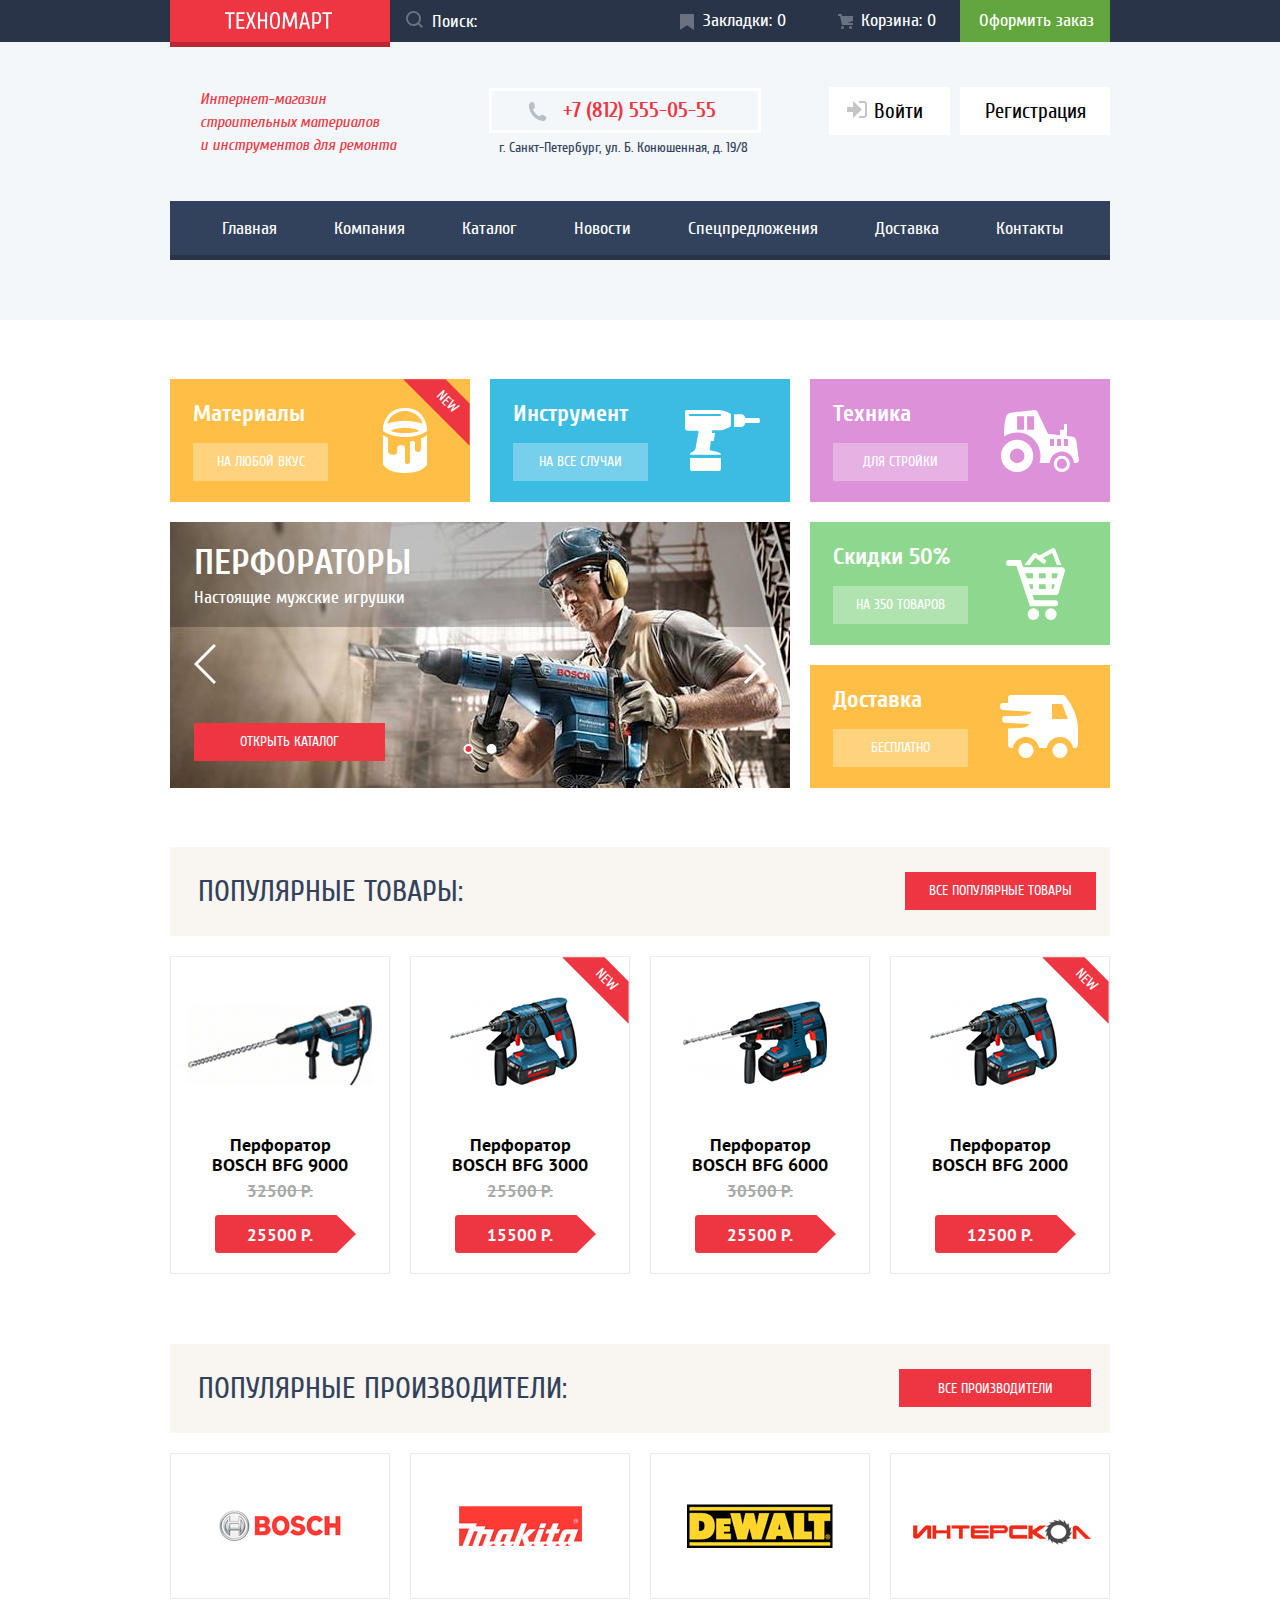
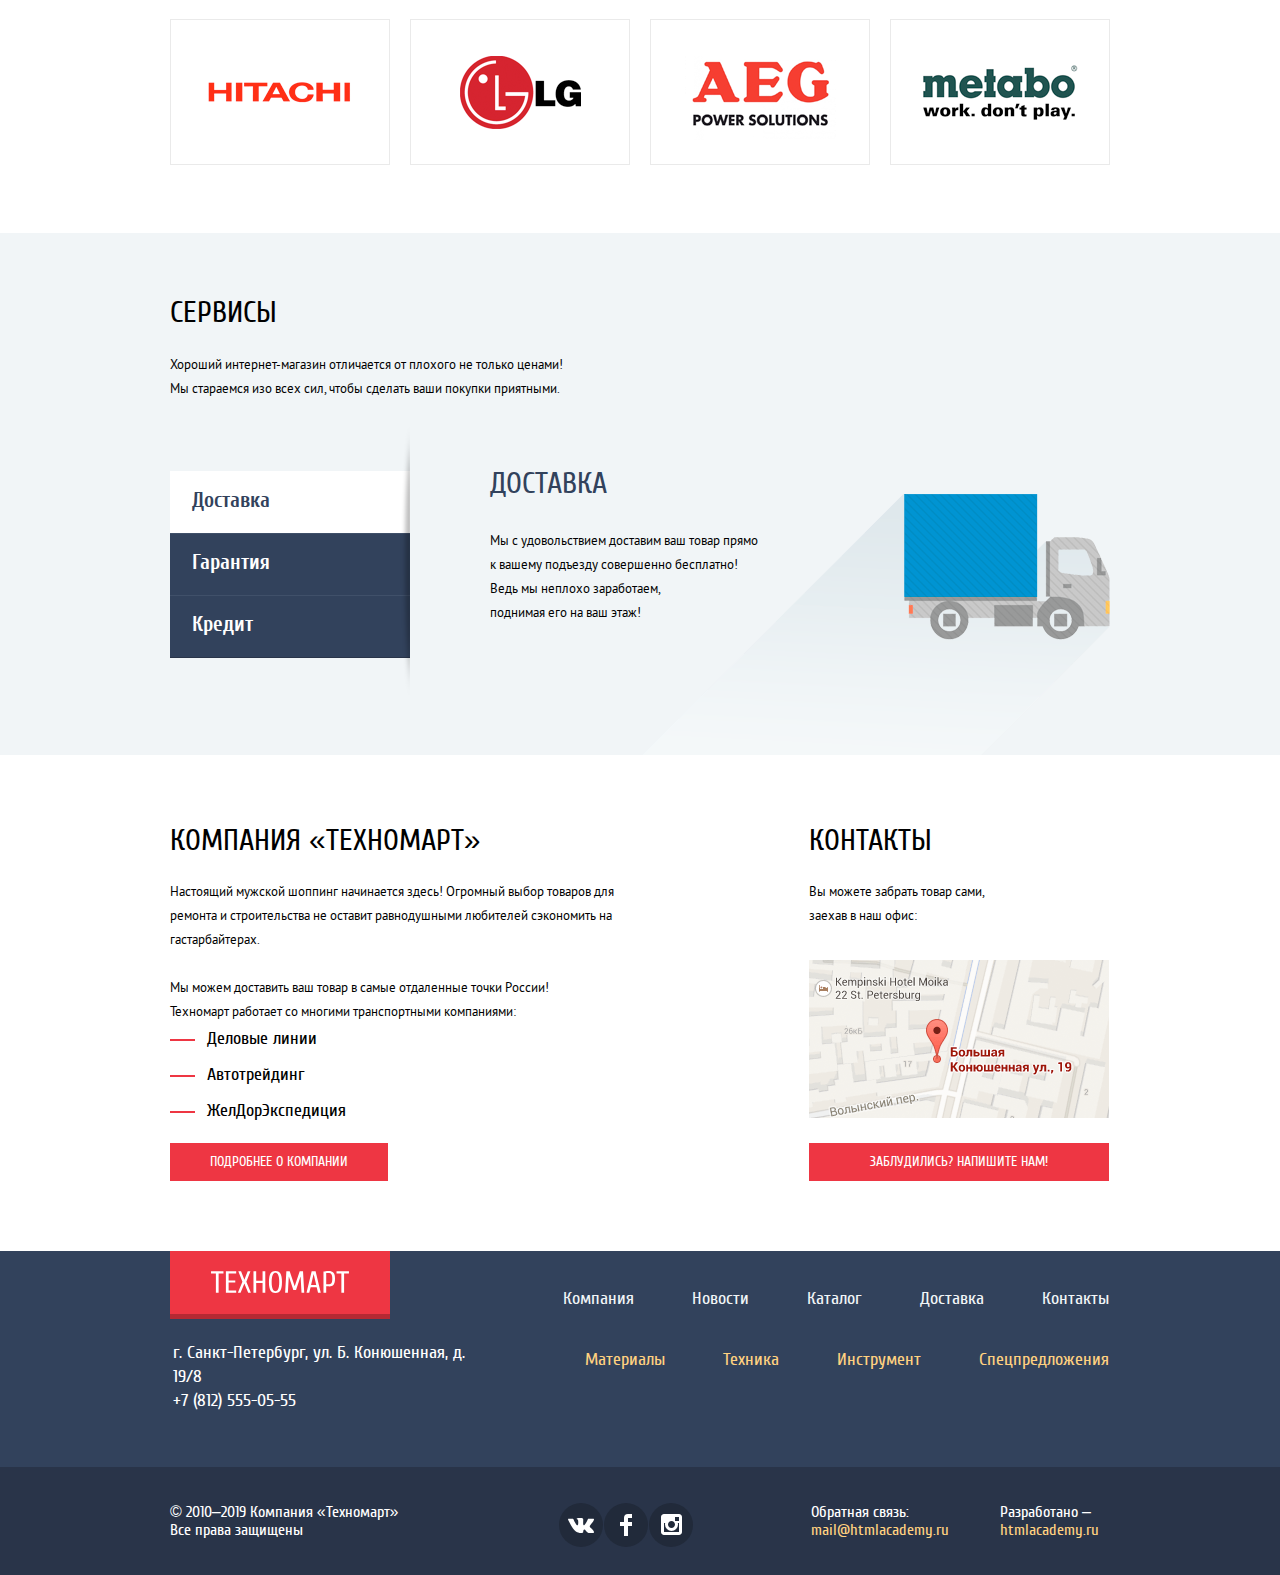
<file: index.html>
<!DOCTYPE html>
<html class="page" lang="ru">
  <head>
    <meta charset="utf-8">
    <meta name="viewport" content="width=device-width, initial-scale=1.0">
    <title>Техномарт</title>
    <link rel="stylesheet" href="./css/normalize.css">
    <link rel="stylesheet" href="./css/style.min.css">
  </head>
  <body>
    <header class="header">
      <div class="header-top">
        <div class="container">
          <a class="header-logo">
            <img src="./img/icons/logo-technomart.svg" width="107" height="17" alt="Логотип магазина Техномарт">
          </a>

          <div class="header-menu">
            <form class="header-search" action="https://echo.htmlacademy.ru" method="get">
              <label class="header-search-label visually-hidden" for="search">Поиск:</label>
              <input class="header-search-input" id="search" type="search" name="search" placeholder="Поиск:">
              <button class="header-search-btn" type="submit" aria-label="Найти">
                <svg xmlns="http://www.w3.org/2000/svg" width="17" height="17" viewBox="0 0 17 17" fill="currentColor" ><path d="M17 15.586l-3.542-3.542A7.465 7.465 0 0 0 15 7.5 7.5 7.5 0 1 0 7.5 15c1.71 0 3.282-.579 4.544-1.542L15.586 17 17 15.586zM2 7.5C2 4.467 4.467 2 7.5 2 10.532 2 13 4.467 13 7.5c0 3.032-2.468 5.5-5.5 5.5A5.506 5.506 0 0 1 2 7.5z"/></svg>
              </button>
            </form>
            <a class="header-link header-bookmarks" href="">Закладки: <span>0</span></a>
            <a class="header-link header-cart" href="">Корзина: <span>0</span></a>
            <a class="header-link header-checkout-btn" href="">Оформить заказ</a>
          </div>
        </div>

      </div>

      <div class="header-middle container">
        <p class="header-title">Интернет-магазин<br> строительных материалов<br> и инструментов для ремонта</p>

        <address class="header-contacts">
          <a class="header-phone" href="tel:+78125550555">+7 (812) 555-05-55</a>
          <p class="header-address">г. Санкт-Петербург, ул. Б. Конюшенная, д. 19/8</p>
        </address>

        <div class="user-navigation">
          <ul class="user-navigation-list">
            <li class="user-navigation-item">
              <a class="user-navigation-link" href="">
                <svg class="user-navigation-img" xmlns="http://www.w3.org/2000/svg" width="20" height="17" viewBox="0 0 20 17" fill="currentColor"><path d="M14.875 8.5L6 0v6H0v5h6v6z"/><path d="M16.986 15.01h-5.027V17h5.027c2.178 0 3.004-1.81 3.029-3.026V3.028C19.99 1.811 19.164 0 16.986 0h-5.027v1.99h5.027c.839 0 .992.681 1.01 1.057v10.904c-.017.376-.171 1.059-1.01 1.059z"/></svg>
                Войти</a>
            </li>
            <li class="user-navigation-item">
              <a class="user-navigation-link" href="">Регистрация</a>
            </li>
          </ul>
        </div>
      </div>


      <nav class="container">
        <ul class="main-navigation">
          <li class="main-navigation-item">
            <a class="main-navigation-link">Главная</a>
          </li>
          <li class="main-navigation-item">
            <a class="main-navigation-link" href="">Компания</a>
          </li>
          <li class="main-navigation-item">
            <a class="main-navigation-link" href="catalog.html">Каталог</a>
          </li>
          <li class="main-navigation-item">
            <a class="main-navigation-link" href="">Новости</a>
          </li>
          <li class="main-navigation-item">
            <a class="main-navigation-link" href="">Спецпредложения</a>
          </li>
          <li class="main-navigation-item">
            <a class="main-navigation-link" href="">Доставка</a>
          </li>
          <li class="main-navigation-item">
            <a class="main-navigation-link" href="">Контакты</a>
          </li>
        </ul>
      </nav>
    </header>

    <main>
      <h1 class="visually-hidden">Интернет-магазин строительных материалов и инструментов для ремонта «Техномарт»</h1>

      <section class="features container">
        <h2 class="visually-hidden">Преимущества</h2>

        <div class="features-item materials catalog-new">
          <div class="feature-item-descr">
            <h3 class="feature-item-title">Материалы</h3>
            <a class="feature-item-link" href="">На любой вкус</a>
          </div>
        </div>

        <div class="features-item tools">
          <div class="feature-item-descr">
            <h3 class="feature-item-title">Инструмент</h3>
            <a class="feature-item-link" href="">На все случаи</a>
          </div>
        </div>

        <div class="features-item equipment">
          <div class="feature-item-descr">
            <h3 class="feature-item-title">Техника</h3>
            <a class="feature-item-link" href="">Для стройки</a>
          </div>
        </div>

        <div class="features-item discount">
          <div class="feature-item-descr">
            <h3 class="feature-item-title">Скидки 50&#37;</h3>
            <a class="feature-item-link" href="">На 350 товаров</a>
          </div>
        </div>

        <div class="features-item delivery">
          <div class="feature-item-descr">
            <h3 class="feature-item-title">Доставка</h3>
            <a class="feature-item-link" href="">Бесплатно</a>
          </div>
        </div>

        <div class="slider">
          <div class="slide first-slide">
            <h3 class="slider-title">Перфораторы</h3>
            <p class="slider-descr">Настоящие мужские игрушки</p>
            <a class="button slider-btn" href="catalog.html">Открыть каталог</a>
          </div>

          <div class="slide second-slide visually-hidden">
            <h3 class="slider-title">Дрели</h3>
            <p class="slider-descr">Соседям на радость!</p>
            <a class="button slider-btn" href="catalog.html">Открыть каталог</a>
          </div>

          <div class="slider-controls">
            <button class="slider-control slider-to-left" type="button" aria-label="Назад">
              <svg xmlns="http://www.w3.org/2000/svg" width="22" height="40" viewBox="0 0 22 40"><path fill="#FFF" d="M19.83-.035l2.089 2.099L4.13 19.947l17.847 17.939-2.09 2.099L-.048 19.947z"/></svg>
            </button>
            <button class="slider-control slider-to-right" type="button" aria-label="Вперед">
              <svg xmlns="http://www.w3.org/2000/svg" width="22" height="40" viewBox="0 0 22 40"><path fill="#FFF" d="M2.098-.035L.009 2.064l17.789 17.883L-.048 37.886l2.089 2.099 19.935-20.038z"/></svg>
            </button>
          </div>

          <div class="slider-pagination">
            <button class="slider-pagination-btn pagination-active" type="button" aria-label="Перфораторы"></button>
            <button class="slider-pagination-btn" type="button" aria-label="Дрели"></button>
          </div>
        </div>
      </section>

      <section class="popular-goods container">

        <div class="popular-goods-header">
          <h2 class="title popular-title">Популярные товары:</h2>
          <a class="button popular-goods-btn" href="">Все популярные товары</a>
        </div>

        <ul class="popular-goods-list">
          <li class="popular-goods-item">
            <div class="catalog-item">
              <div class="catalog-buttons">
                <a class="button-buy" href="cart.html">Купить</a>
                <a class="button-bookmark" href="">В закладки</a>
              </div>
              <a href="" class="catalog-item-img">
                <img src="./img/catalog/bfg9000.jpg" width="218" height="176" alt="Перфоратор BOSCH BFG 9000">
              </a>
              <a href="">
                <h3 class="catalog-item-title">Перфоратор BOSCH BFG 9000</h3>
              </a>
              <del class="old-price">32500 Р.</del>
              <p class="catalog-item-price" >25500 Р.</p>
            </div>
          </li>
          <li class="popular-goods-item">
            <div class="catalog-item catalog-new">
              <div class="catalog-buttons">
                <a class="button-buy" href="cart.html">Купить</a>
                <a class="button-bookmark" href="">В закладки</a>
              </div>
              <a href="" class="catalog-item-img">
                <img src="./img/catalog/bfg2000-3000.jpg" width="218" height="176" alt="Перфоратор BOSCH BFG 3000">
              </a>
              <a href="">
                <h3 class="catalog-item-title">Перфоратор BOSCH BFG 3000</h3>
              </a>
              <del class="old-price">25500 Р.</del>
              <p class="catalog-item-price" >15500 Р.</p>
            </div>
          </li>
          <li class="popular-goods-item">
            <div class="catalog-item">
              <div class="catalog-buttons">
                <a class="button-buy" href="cart.html">Купить</a>
                <a class="button-bookmark" href="">В закладки</a>
              </div>
              <a href="" class="catalog-item-img">
                <img src="./img/catalog/bfg6000.jpg" width="218" height="176" alt="Перфоратор BOSCH BFG 6000">
              </a>
              <a href="">
                <h3 class="catalog-item-title">Перфоратор BOSCH BFG 6000</h3>
              </a>
              <del class="old-price">30500 Р.</del>
              <p class="catalog-item-price" >25500 Р.</p>
            </div>
          </li>
          <li class="popular-goods-item">
            <div class="catalog-item catalog-new">
              <div class="catalog-buttons">
                <a class="button-buy" href="cart.html">Купить</a>
                <a class="button-bookmark" href="">В закладки</a>
              </div>
              <a href="" class="catalog-item-img">
                <img src="./img/catalog/bfg2000-3000.jpg" width="218" height="176" alt="Перфоратор BOSCH BFG 2000">
              </a>
              <a href="">
                <h3 class="catalog-item-title">Перфоратор BOSCH BFG 2000</h3>
              </a>
              <p class="catalog-item-price" >12500 Р.</p>
            </div>
          </li>
        </ul>
      </section>

      <section class="popular-brands container">

        <div class="popular-brands-header">
          <h2 class="title popular-title">Популярные производители:</h2>
          <a class="button all-brands" href="">Все производители</a>
        </div>

        <ul class="popular-brands-list">
          <li class="popular-brands-item">
            <a href="" class="popular-brands-link">
              <img class="popular-brands-img" src="./img/brands/logo-bosch.png" width="126" height="37" alt="Bosch">
            </a>
          </li>
          <li class="popular-brands-item">
            <a href="" class="popular-brands-link">
              <img class="popular-brands-img" src="./img/brands/logo-makita.png" width="123" height="40" alt="Makita">
            </a>
          </li>
          <li class="popular-brands-item">
            <a href="" class="popular-brands-link">
              <img class="popular-brands-img" src="./img/brands/logo-dewalt.png" width="146" height="44" alt="Dewalt">
            </a>
          </li>
          <li class="popular-brands-item">
            <a href="" class="popular-brands-link">
              <img class="popular-brands-img" src="./img/brands/logo-interskol.png" width="200" height="88" alt="Интерскол">
            </a>
          </li>
          <li class="popular-brands-item">
            <a href="" class="popular-brands-link">
              <img class="popular-brands-img" src="./img/brands/logo-hitachi.png" width="169" height="31" alt="Hitachi">
            </a>
          </li>
          <li class="popular-brands-item">
            <a href="" class="popular-brands-link">
              <img class="popular-brands-img" src="./img/brands/logo-lg.png" width="121" height="73" alt="LG">
            </a>
          </li>
          <li class="popular-brands-item">
            <a href="" class="popular-brands-link">
              <img class="popular-brands-img" src="./img/brands/logo-aeg.png" width="151" height="96" alt="AEG">
            </a>
          </li>
          <li class="popular-brands-item">
            <a href="" class="popular-brands-link">
              <img class="popular-brands-img" src="./img/brands/logo-metabo.png" width="204" height="69" alt="Metabo">
            </a>
          </li>
        </ul>
      </section>

      <section class="services">
        <div class="container">
          <h2 class="title">Сервисы</h2>

          <p class="services-descr">
            Хороший интернет-магазин отличается от плохого не только ценами!<br>
            Мы стараемся изо всех сил, чтобы сделать ваши покупки приятными.
          </p>

          <div class="services-item-wrapper">
            <ul class="services-list">
              <li>
                <button class="services-list-item service-list-delivery is-active" type="button">Доставка</button>
              </li>
              <li>
               <button class="services-list-item service-list-quarantee" type="button">Гарантия</button>
              </li>
              <li>
               <button class="services-list-item service-list-credit" type="button">Кредит</button>
              </li>
            </ul>

            <div class="service-item service-delivery">
              <h3 class="title service-title">Доставка</h3>

              <p class="service-item-descr">
                Мы с удовольствием доставим ваш товар прямо<br> к вашему подъезду совершенно бесплатно!<br> Ведь мы неплохо заработаем,<br> поднимая его на ваш этаж!
              </p>
            </div>

            <div class="service-item service-quarantee visually-hidden">
              <h3 class="title service-title">Гарантия</h3>

              <p class="service-item-descr">
                Если купленный у нас товар поломается или заискрит,<br> а также в случае пожара, спровоцированного его<br> возгоранием,  вы всегда можете быть уверены в нашей<br> гарантии. Мы обменяем сгоревший товар на новый.<br> Дом уж восстановите как-нибудь сами.
              </p>
            </div>

            <div class="service-item service-credit visually-hidden">
              <h3 class="title service-title">Кредит</h3>

              <p class="service-item-descr">
                Залезть в долговую яму стало проще!<br> Кредитные консультанты придут вам на помощь.
              </p>

              <a class="button credit-send" href="">Отправить заявку</a>
            </div>
          </div>
        </div>
      </section>

      <div class="index-columns container">
        <section class="about-company">
          <h2 class="title">Компания «Техномарт»</h2>

          <p class="about-company-title">
            Настоящий мужской шоппинг начинается здесь! Огромный выбор товаров для ремонта и строительства не оставит равнодушными любителей сэкономить на гастарбайтерах.
          </p>
          <p class="about-company-subtitle">
            Мы можем доставить ваш товар в самые отдаленные точки России!
            <br>
            Техномарт работает со многими транспортными компаниями:
          </p>

          <ul class="partners-list">
            <li class="partners-list-item">Деловые линии</li>
            <li class="partners-list-item">Автотрейдинг</li>
            <li class="partners-list-item">ЖелДорЭкспедиция</li>
          </ul>

          <button class="button details" type="button">Подробнее о компании</button>
        </section>

        <section class="contacts">
          <h2 class="title">Контакты</h2>

          <p class="contacts-descr">
            Вы можете забрать товар сами, заехав в наш офис:
          </p>
          <a class="contacts-map" href="map.html">
            <img class="map-img" src="./img/contacts/map.png" width="300" height="158" alt="Карта с адресом офиса">
          </a>
          <br>
          <a class="button contact-us" href="form.html">Заблудились? Напишите нам!</a>
        </section>
      </div>

    </main>

    <footer class="footer">
      <div class="container">
        <div>
          <a class="footer-logo">
            <img src="./img/icons/logo-technomart.svg" width="220" height="68" alt="Логотип магазина Техномарт">
          </a>

          <address class="footer-address">
            г. Санкт-Петербург, ул. Б. Конюшенная, д. 19/8<br>
            <a class="footer-phone" href="tel:+78125550555">+7 (812) 555-05-55</a>
          </address>
        </div>
        <nav class="footer-navigation">
          <ul class="footer-main-navigation">
            <li>
              <a class="footer-navigation-link" href="">Компания</a>
            </li>
            <li>
              <a class="footer-navigation-link" href="">Новости</a>
            </li>
            <li>
              <a class="footer-navigation-link" href="catalog.html">Каталог</a>
            </li>
            <li>
              <a class="footer-navigation-link" href="">Доставка</a>
            </li>
            <li>
              <a class="footer-navigation-link" href="">Контакты</a>
            </li>
          </ul>

          <ul class="footer-main-navigation">
            <li>
              <a class="footer-navigation-link footer-extra-link" href="">Материалы</a>
            </li>
            <li>
              <a class="footer-navigation-link footer-extra-link" href="">Техника</a>
            </li>
            <li>
              <a class="footer-navigation-link footer-extra-link" href="">Инструмент</a>
            </li>
            <li>
              <a class="footer-navigation-link footer-extra-link" href="">Спецпредложения</a>
            </li>
          </ul>
        </nav>
      </div>

      <div class="communications">
        <div class="container">
          <div class="copyrights">
            &copy; 2010&ndash;2019 Компания «Техномарт»
            Все права защищены
          </div>

          <section class="social">
            <h2 class="visually-hidden">Социальные сети</h2>
            <ul class="social-item-list">
              <li class="social-item">
                <a class="social-link social-vk" href="#">
                  <span class="visually-hidden">Вконтакте</span>
                  <svg xmlns="http://www.w3.org/2000/svg" width="26" height="15" viewBox="0 0 26 15"><path fill="#FFF" d="M16.138 11.51c.956-.309 2.18 2.04 3.483 2.939.978.681 1.727.534 1.727.534l3.473-.05s1.815-.112.957-1.554c-.071-.12-.503-1.069-2.585-3.022-2.177-2.043-1.882-1.712.739-5.244 1.597-2.153 2.236-3.468 2.036-4.028-.192-.539-1.365-.399-1.365-.399L20.69.713c-.381.001-.704.119-.851.515-.003.004-.621 1.666-1.445 3.079-1.741 2.989-2.436 3.148-2.724 2.961-.661-.433-.494-1.737-.494-2.664 0-2.897.432-4.105-.846-4.417-.427-.104-.739-.172-1.828-.182-1.392-.021-2.574 0-3.244.329-.445.223-.786.712-.579.74.26.035.843.16 1.155.586.401.552.389 1.789.389 1.789s.229 3.411-.54 3.834c-.528.29-1.25-.302-2.803-3.016-.793-1.388-1.392-2.922-1.392-2.922s-.116-.285-.326-.441c-.25-.185-.6-.244-.6-.244L.848.684S.29.7.085.946c-.182.218-.015.668-.015.668s2.909 6.881 6.203 10.347c3.02 3.182 6.452 2.971 6.452 2.971h1.555s.469-.054.709-.312c.224-.24.214-.691.214-.691s-.031-2.109.935-2.419z"/></svg>
                </a>
              </li>
              <li class="social-item">
                <a class="social-link social-fb" href="#">
                  <span class="visually-hidden">Фейсбук</span>
                  <svg xmlns="http://www.w3.org/2000/svg" width="12" height="22" viewBox="0 0 12 22"><path fill="#FFF" d="M12 4V0H8a4 4 0 0 0-4 4v4H0v4h4v10h4V12h4V8H8V4h4z"/></svg>
                </a>
              </li>
              <li class="social-item">
                <a class="social-link social-insta" href="#">
                  <span class="visually-hidden">Инстаграм</span>
                  <svg xmlns="http://www.w3.org/2000/svg" width="21" height="21" viewBox="0 0 21 21"><path fill="#FFF" d="M18 0H3C1.35 0 0 1.35 0 3v15c0 1.65 1.35 3 3 3h15c1.65 0 3-1.35 3-3V3c0-1.65-1.35-3-3-3zm-7.5 7c1.93 0 3.5 1.57 3.5 3.5S12.43 14 10.5 14 7 12.43 7 10.5 8.57 7 10.5 7zM18 18H3V9h1.181A6.504 6.504 0 0 0 4 10.5a6.5 6.5 0 1 0 13 0 6.45 6.45 0 0 0-.181-1.5H18v9zm0-11h-4V3h4v4z"/></svg>
                </a>
              </li>
            </ul>
          </section>

          <div class="feedback">
            <p class="feedback-descr">
              Обратная связь: <br>
              <a class="feedback-link" href="mailto:mail@htmlacademy.ru">mail@htmlacademy.ru</a>
            </p>
          </div>
          <div class="feedback">
            <p class="feedback-descr">
              Разработано &ndash;<br>
              <a class="feedback-link" href="https://htmlacademy.ru/intensive/htmlcss">htmlacademy.ru</a>
            </p>
          </div>
        </div>
      </div>
    </footer>

    <div class="modal modal-map visually-hidden">
      <button class="modal-close map-close" type="button" aria-label="Закрыть"></button>
    </div>

    <div class="modal modal-order visually-hidden">
      <form class="order-form" action="https://echo.htmlacademy.ru" method="POST">
        <div class="order-container">
          <div class="order-contacts">
            <div class="order-name">
              <label class="order-form-label" for="order-name">Ваше имя:</label>
              <input class="order-form-input order-form-name" id="order-name" name="name" type="text" placeholder="Имя Фамилия" required>
            </div>
            <div class="order-email">
              <label class="order-form-label" for="order-email">Ваш e-mail:</label>
              <input class="order-form-input order-form-email" id="order-email" name="email" type="email" placeholder="email@example.com" required>
            </div>
          </div>
          <div class="order-message">
            <label class="order-form-label" for="order-message">Текст письма:</label>
            <textarea class="order-form-input order-form-message" id="order-message" name="message" cols="30" rows="6" placeholder="В свободной форме"></textarea>
          </div>
        </div>
        <div class="order-send">
          <button class="button order-send-btn" type="submit">Отправить</button>
        </div>
      </form>
      <button class="modal-close order-close" type="button" aria-label="Закрыть"></button>
    </div>
    <script src="https://api-maps.yandex.ru/2.1/?apikey=654900d5-d68d-4c4b-b385-5bde1a9f9f2f&lang=ru_RU"></script>
    <script src="./js/index.min.js"></script>
  </body>
</html>
</file>
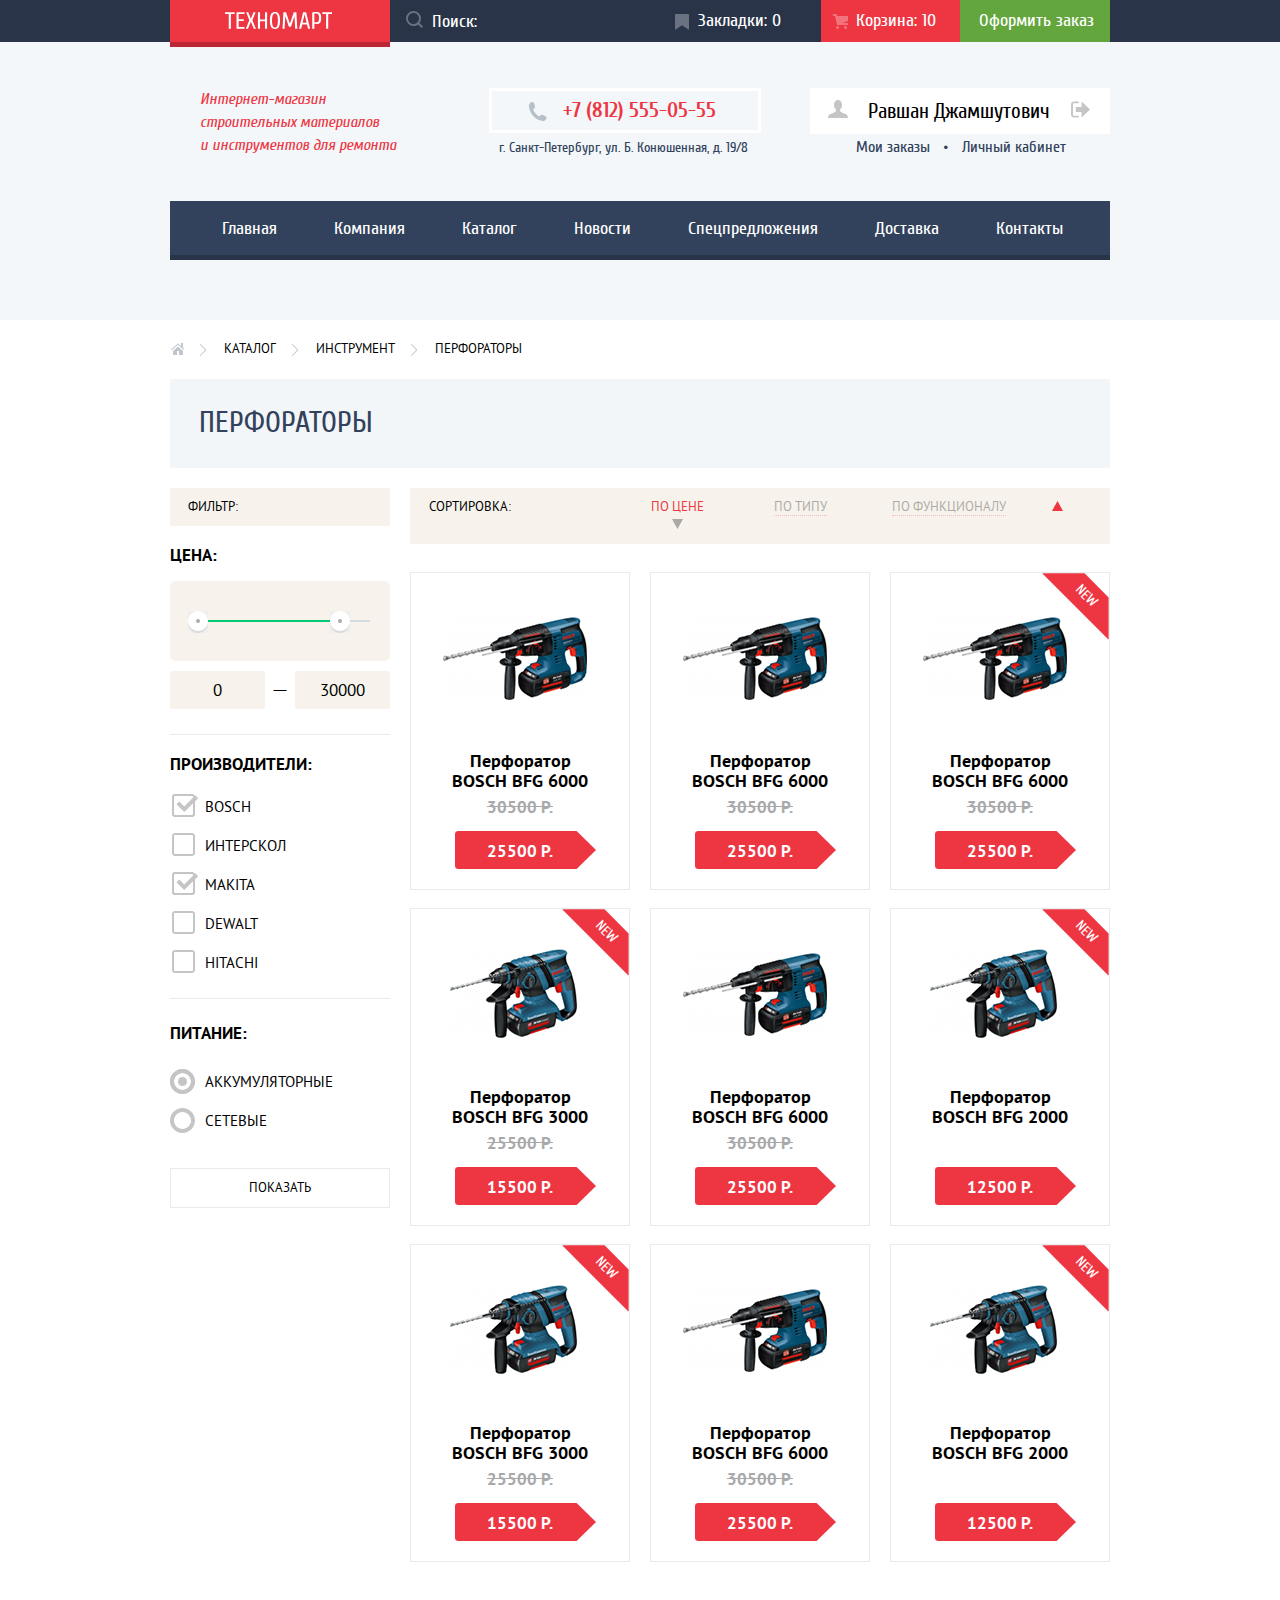
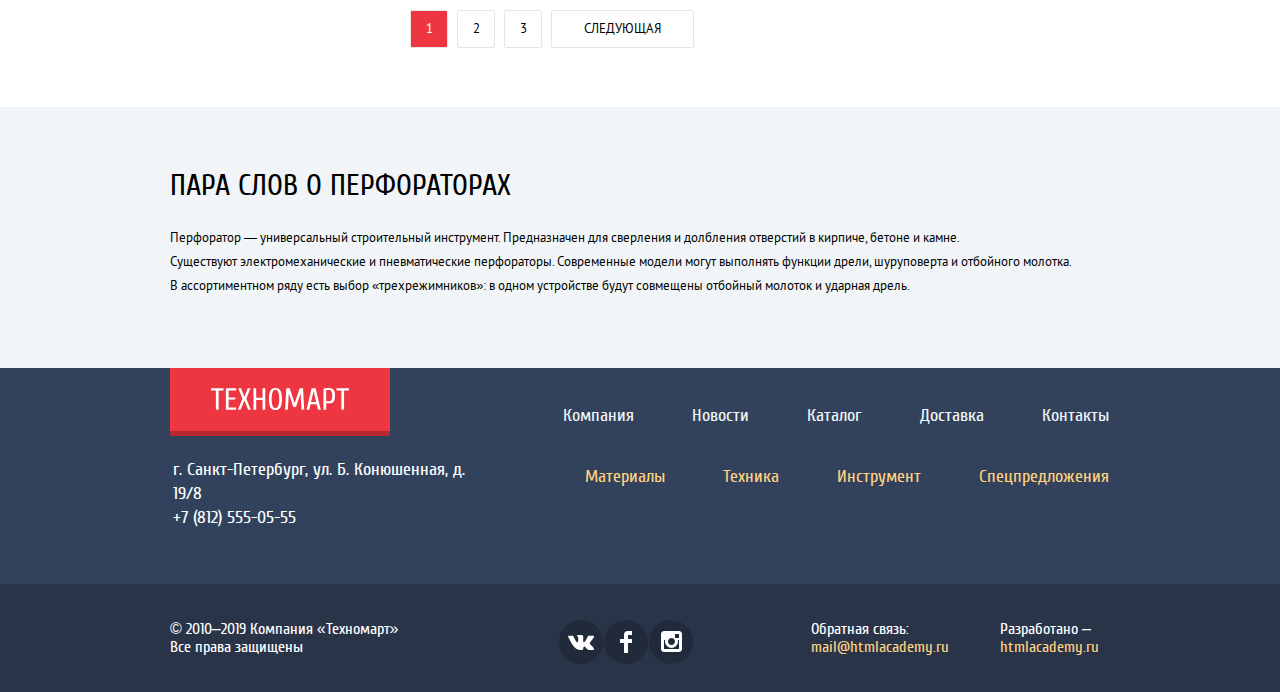
<file: catalog.html>
<!DOCTYPE html>
<html lang="ru">
  <head>
    <meta charset="UTF-8">
    <meta name="viewport" content="width=device-width, initial-scale=1.0">
    <title>Каталог</title>
    <link rel="stylesheet" href="./css/normalize.css">
    <link rel="stylesheet" href="./css/style.min.css">
  </head>
  <body>
    <header class="header">
      <div class="header-top">
        <div class="container">
          <a class="header-logo" href="index.html">
            <img src="./img/icons/logo-technomart.svg" width="107" height="17" alt="Логотип магазина Техномарт">
          </a>

          <div class="header-menu">
            <form class="header-search" action="https://echo.htmlacademy.ru" method="get">
              <label class="header-search-label visually-hidden" for="search">Поиск:</label>
              <input class="header-search-input" id="search" type="search" name="search" placeholder="Поиск:">
              <button class="header-search-btn" type="submit" aria-label="Найти">
                <svg xmlns="http://www.w3.org/2000/svg" width="17" height="17" viewBox="0 0 17 17" fill="currentColor"><path d="M17 15.586l-3.542-3.542A7.465 7.465 0 0 0 15 7.5 7.5 7.5 0 1 0 7.5 15c1.71 0 3.282-.579 4.544-1.542L15.586 17 17 15.586zM2 7.5C2 4.467 4.467 2 7.5 2 10.532 2 13 4.467 13 7.5c0 3.032-2.468 5.5-5.5 5.5A5.506 5.506 0 0 1 2 7.5z"/></svg>
              </button>
            </form>
            <a class="header-link header-bookmarks" href="">Закладки: <span class="bookmark-count">0</span></a>
            <a class="header-link header-cart" href="">Корзина: <span class="cart-count">10</span></a>
            <a class="header-link header-checkout-btn" href="">Оформить заказ</a>
          </div>
        </div>

      </div>

      <div class="header-middle container">
        <p class="header-title">Интернет-магазин<br> строительных материалов<br> и инструментов для ремонта</p>

        <address class="header-contacts">
          <a class="header-phone" href="tel:+78125550555">+7 (812) 555-05-55</a>
          <p class="header-address">г. Санкт-Петербург, ул. Б. Конюшенная, д. 19/8</p>
        </address>

        <section class="user-info">
          <h2 class="visually-hidden">Информация пользователя</h2>

          <div class="user-data">
            <a class="user-link" href="">
              <svg class="user-logo" xmlns="http://www.w3.org/2000/svg" width="20" height="18" viewBox="0 0 20 18" fill="currentColor"><path d="M17.881 14.166c-2.144-.735-4.256-1.666-5.207-2.39-.657-.501-.77-1.618-.517-2.415 1.118-.903 1.864-2.477 1.864-4.278C14.021 2.276 12.221 0 10 0S5.979 2.276 5.979 5.083c0 1.801.746 3.374 1.863 4.277.253.798.141 1.915-.517 2.416-.95.724-3.063 1.654-5.207 2.39S0 18 0 18h20s.025-3.099-2.119-3.834z"/></svg>
              <span class="user-name">Равшан Джамшутович</span>
            </a>
            <a href="" class="user-exit" aria-label="Выход">
              <svg xmlns="http://www.w3.org/2000/svg" width="20" height="17" viewBox="0 0 21 17" fill="currentColor"><g><path d="M21 8.5L12.125 0v6h-6v5h6v6z"/><path d="M3.106 13.952V3.048c.018-.376.171-1.057 1.01-1.057h5.027V0H4.116C1.938 0 1.112 1.81 1.087 3.027v10.946C1.112 15.189 1.938 17 4.116 17h5.027v-1.99H4.116c-.839 0-.992-.683-1.01-1.058z"/></g></svg>
            </a>
          </div>

          <ul class="user-menu">
            <li>
              <a class="user-menu-link" href="">Мои заказы</a>
            </li>
            <li class="bullet">&bull;</li>
            <li>
              <a class="user-menu-link" href="">Личный кабинет</a>
            </li>
          </ul>
        </section>
      </div>

      <nav class="container">
        <ul class="main-navigation">
          <li class="main-navigation-item">
            <a class="main-navigation-link" href="index.html">Главная</a>
          </li>
          <li class="main-navigation-item">
            <a class="main-navigation-link" href="">Компания</a>
          </li>
          <li class="main-navigation-item">
            <a class="main-navigation-link">Каталог</a>
          </li>
          <li class="main-navigation-item">
            <a class="main-navigation-link" href="">Новости</a>
          </li>
          <li class="main-navigation-item">
            <a class="main-navigation-link" href="">Спецпредложения</a>
          </li>
          <li class="main-navigation-item">
            <a class="main-navigation-link" href="">Доставка</a>
          </li>
          <li class="main-navigation-item">
            <a class="main-navigation-link" href="">Контакты</a>
          </li>
        </ul>
      </nav>
    </header>

    <main>
      <div class="page-catalog container">
        <ul class="breadcrumbs">
          <li class="breadcrumbs-item">
            <a class="breadcrumbs-link to-main" href="index.html" aria-label="Главная"></a>
          </li>
          <li class="breadcrumbs-item">
            <a class="breadcrumbs-link">Каталог</a>
          </li>
          <li class="breadcrumbs-item">
            <a class="breadcrumbs-link" href="">Инструмент</a>
          </li>
          <li class="breadcrumbs-item">
            Перфораторы
          </li>
        </ul>

        <h1 class="title catalog-title">Перфораторы</h1>

        <section class="filter">
          <h2 class="filter-title">Фильтр:</h2>

          <form action="https://echo.htmlacademy.ru" method="GET">
            <fieldset class="filter-price">
              <legend class="filter-subtitle">Цена:</legend>
              <div class="filter-price-range">
                <div class="range-controls">
                  <div class="scale">
                    <label for="price-range" class="visually-hidden" aria-label="Диапазон цен"></label>
                    <input type="range" id="price-range" class="visually-hidden">
                    <div class="bar"></div>
                  </div>
                  <button class="toggle toggle-min" type="button" aria-label="Минимальная цена"></button>
                  <button class="toggle toggle-max" type="button" aria-label="Максимальная цена"></button>
                </div>
                <div class="price-controls">
                  <label for="filter-min-price" class="visually-hidden" aria-label="Минимальная цена"></label>
                  <input class="filter-price-input" id="filter-min-price" type="text" name="price" value="0">
                  <span> &mdash; </span>
                  <label for="filter-max-price" class="visually-hidden" aria-label="Максимальная цена"></label>
                  <input class="filter-price-input" id="filter-max-price" type="text" name="price" value="30000">
                </div>
              </div>
            </fieldset>
            <fieldset class="filter-brands">
              <legend class="filter-subtitle">Производители:</legend>
              <ul class="filter-brands-list">
                <li class="filter-list-item">
                  <input class="filter-brands-input visually-hidden" id="filter-bosch" name="bosch" type="checkbox" checked>
                  <label class="filter-brands-label" for="filter-bosch">Bosch</label>
                </li>
                <li class="filter-list-item">
                  <input class="filter-brands-input visually-hidden" id="filter-interskol" name="interskol" type="checkbox">
                  <label class="filter-brands-label" for="filter-interskol">Интерскол</label>
                </li>
                <li class="filter-list-item">
                  <input class="filter-brands-input visually-hidden" id="filter-makita" name="makita" type="checkbox" checked>
                  <label class="filter-brands-label" for="filter-makita">Makita</label>
                </li>
                <li class="filter-list-item">
                  <input class="filter-brands-input visually-hidden" id="filter-dewalt" name="dewalt" type="checkbox">
                  <label class="filter-brands-label" for="filter-dewalt">Dewalt</label>
                </li>
                <li class="filter-list-item">
                  <input class="filter-brands-input visually-hidden" id="filter-hitachi" name="hitachi" type="checkbox">
                  <label class="filter-brands-label" for="filter-hitachi">Hitachi</label>
                </li>
              </ul>
            </fieldset>
            <fieldset class="filter-charging">
              <legend class="filter-subtitle charging-title">Питание:</legend>
              <ul class="filter-charging-list">
                <li class="filter-list-item">
                  <input class="filter-charging-input visually-hidden"  id="filter-energizer" name="charge-type" type="radio" value="energizer" checked>
                  <label class="filter-charging-label" for="filter-energizer">Аккумуляторные</label>
                </li>
                <li class="filter-list-item">
                  <input class="filter-charging-input visually-hidden" id="filter-mains-power" name="charge-type" type="radio" value="mains-power">
                  <label class="filter-charging-label" for="filter-mains-power">Сетевые</label>
                </li>
              </ul>
            </fieldset>
            <button class="button-show" type="submit">Показать</button>
          </form>
        </section>

        <div class="catalog-wrapper">
          <section class="sorting">
            <h2 class="sorting-title">Сортировка:</h2>

            <ul class="sorting-list">
              <li class="sorting-item">
              <a class="sorting-link is-active" href="" >По цене</a>
              </li>
              <li class="sorting-item">
              <a class="sorting-link" href="">По типу</a>
              </li>
              <li class="sorting-item">
              <a class="sorting-link" href="">По функционалу</a>
              </li>
              <li class="sorting-item">
              <a class="sorting-direction is-active" href="" aria-label="Сортировка по возрастанию">
                <svg xmlns="http://www.w3.org/2000/svg" width="11" height="10" viewBox="0 0 11 10" fill="currentColor"><path d="M5.5 0L0 10h11z"/></svg>
              </a>
              </li>
              <li class="sorting-item">
              <a class="sorting-direction" href="" aria-label="Сортировка по убыванию">
                <svg xmlns="http://www.w3.org/2000/svg" width="11" height="10" viewBox="0 0 11 10" fill="currentColor"><path d="M5.5 10L0 0h11"/></svg>
              </a>
              </li>
            </ul>
          </section>

          <section class="catalog">
            <h2 class="visually-hidden">Каталог перфораторов</h2>

            <div class="catalog-item">
              <div class="catalog-buttons">
                <a class="button-buy" href="cart.html">Купить</a>
                <a class="button-bookmark" href="">В закладки</a>
              </div>
              <a href="" class="catalog-item-img">
                <img src="./img/catalog/bfg6000.jpg" width="218" height="176" alt="Перфоратор BOSCH BFG 6000">
              </a>
              <a href="">
                <h3 class="catalog-item-title">Перфоратор BOSCH BFG 6000</h3>
              </a>
              <del class="old-price">30500 Р.</del>
              <p class="catalog-item-price" >25500 Р.</p>
            </div>
            <div class="catalog-item">
              <div class="catalog-buttons">
                <a class="button-buy" href="cart.html">Купить</a>
                <a class="button-bookmark" href="">В закладки</a>
              </div>
              <a href="" class="catalog-item-img">
                <img src="./img/catalog/bfg6000.jpg" width="218" height="176" alt="Перфоратор BOSCH BFG 6000">
              </a>
              <a href="">
                <h3 class="catalog-item-title">Перфоратор BOSCH BFG 6000</h3>
              </a>
              <del class="old-price">30500 Р.</del>
              <p class="catalog-item-price" >25500 Р.</p>
            </div>
            <div class="catalog-item catalog-new">
              <div class="catalog-buttons">
                <a class="button-buy" href="cart.html">Купить</a>
                <a class="button-bookmark" href="">В закладки</a>
              </div>
              <a href="" class="catalog-item-img">
                <img src="./img/catalog/bfg6000.jpg" width="218" height="176" alt="Перфоратор BOSCH BFG 6000">
              </a>
              <a href="">
                <h3 class="catalog-item-title">Перфоратор BOSCH BFG 6000</h3>
              </a>
              <del class="old-price">30500 Р.</del>
              <p class="catalog-item-price" >25500 Р.</p>
            </div>
            <div class="catalog-item catalog-new">
              <div class="catalog-buttons">
                <a class="button-buy" href="cart.html">Купить</a>
                <a class="button-bookmark" href="">В закладки</a>
              </div>
              <a href="" class="catalog-item-img">
                <img src="./img/catalog/bfg2000-3000.jpg" width="218" height="176" alt="Перфоратор BOSCH BFG 3000">
              </a>
              <a href="">
                <h3 class="catalog-item-title">Перфоратор BOSCH BFG 3000</h3>
              </a>
              <del class="old-price">25500 Р.</del>
              <p class="catalog-item-price" >15500 Р.</p>
            </div>
            <div class="catalog-item">
              <div class="catalog-buttons">
                <a class="button-buy" href="cart.html">Купить</a>
                <a class="button-bookmark" href="">В закладки</a>
              </div>
              <a href="" class="catalog-item-img">
                <img src="./img/catalog/bfg6000.jpg" width="218" height="176" alt="Перфоратор BOSCH BFG 6000">
              </a>
              <a href="">
                <h3 class="catalog-item-title">Перфоратор BOSCH BFG 6000</h3>
              </a>
              <del class="old-price">30500 Р.</del>
              <p class="catalog-item-price" >25500 Р.</p>
            </div>
            <div class="catalog-item catalog-new">
              <div class="catalog-buttons">
                <a class="button-buy" href="cart.html">Купить</a>
                <a class="button-bookmark" href="">В закладки</a>
              </div>
              <a href="" class="catalog-item-img">
                <img src="./img/catalog/bfg2000-3000.jpg" width="218" height="176" alt="Перфоратор BOSCH BFG 2000">
              </a>
              <a href="">
                <h3 class="catalog-item-title">Перфоратор BOSCH BFG 2000</h3>
              </a>
              <p class="catalog-item-price" >12500 Р.</p>
            </div>
            <div class="catalog-item catalog-new">
              <div class="catalog-buttons">
                <a class="button-buy" href="cart.html">Купить</a>
                <a class="button-bookmark" href="">В закладки</a>
              </div>
              <a href="" class="catalog-item-img">
                <img src="./img/catalog/bfg2000-3000.jpg" width="218" height="176" alt="Перфоратор BOSCH BFG 3000">
              </a>
              <a href="">
                <h3 class="catalog-item-title">Перфоратор BOSCH BFG 3000</h3>
              </a>
              <del class="old-price">25500 Р.</del>
              <p class="catalog-item-price" >15500 Р.</p>
            </div>
            <div class="catalog-item">
              <div class="catalog-buttons">
                <a class="button-buy" href="cart.html">Купить</a>
                <a class="button-bookmark" href="">В закладки</a>
              </div>
              <a href="" class="catalog-item-img">
                <img src="./img/catalog/bfg6000.jpg" width="218" height="176" alt="Перфоратор BOSCH BFG 6000">
              </a>
              <a href="">
                <h3 class="catalog-item-title">Перфоратор BOSCH BFG 6000</h3>
              </a>
              <del class="old-price">30500 Р.</del>
              <p class="catalog-item-price" >25500 Р.</p>
            </div>
            <div class="catalog-item catalog-new">
              <div class="catalog-buttons">
                <a class="button-buy" href="cart.html">Купить</a>
                <a class="button-bookmark" href="">В закладки</a>
              </div>
              <a href="" class="catalog-item-img">
                <img src="./img/catalog/bfg2000-3000.jpg" width="218" height="176" alt="Перфоратор BOSCH BFG 2000">
              </a>
              <a href="">
                <h3 class="catalog-item-title">Перфоратор BOSCH BFG 2000</h3>
              </a>
              <p class="catalog-item-price">12500 Р.</p>
            </div>
          </section>
        </div>

        <div class="catalog-navigation">
          <button class="catalog-navigation-btn current" type="button">1</button>
          <button class="catalog-navigation-btn" type="button">2</button>
          <button class="catalog-navigation-btn" type="button">3</button>
          <button class="catalog-navigation-btn" type="button">Следующая</button>
        </div>
      </div>

      <div class="about-tool">
        <div class="container">
          <h2 class="title">Пара слов о перфораторах</h2>

          <p class="about-tool-descr">
          Перфоратор&nbsp;&mdash; универсальный строительный инструмент. Предназначен для сверления и&nbsp;долбления отверстий в&nbsp;кирпиче, бетоне и&nbsp;камне.<br>Существуют электромеханические и&nbsp;пневматические перфораторы. Современные модели могут выполнять функции дрели, шуруповерта и&nbsp;отбойного молотка. В&nbsp;ассортиментном ряду есть выбор &laquo;трехрежимников&raquo;: в&nbsp;одном устройстве будут совмещены отбойный молоток и&nbsp;ударная дрель.
          </p>
        </div>
      </div>
    </main>

    <footer class="footer">
      <div class="container">
        <div>
          <a class="footer-logo" href="index.html">
            <img src="./img/icons/logo-technomart.svg" width="220" height="68" alt="Логотип магазина Техномарт">
          </a>

          <address class="footer-address">
            г. Санкт-Петербург, ул. Б. Конюшенная, д. 19/8<br>
            <a class="footer-phone" href="tel:+78125550555">+7 (812) 555-05-55</a>
          </address>
        </div>
        <nav class="footer-navigation">
          <ul class="footer-main-navigation">
            <li>
              <a class="footer-navigation-link" href="">Компания</a>
            </li>
            <li>
              <a class="footer-navigation-link" href="">Новости</a>
            </li>
            <li>
              <a class="footer-navigation-link">Каталог</a>
            </li>
            <li>
              <a class="footer-navigation-link" href="">Доставка</a>
            </li>
            <li>
              <a class="footer-navigation-link" href="">Контакты</a>
            </li>
          </ul>

          <ul class="footer-main-navigation">
            <li>
              <a class="footer-navigation-link footer-extra-link" href="">Материалы</a>
            </li>
            <li>
              <a class="footer-navigation-link footer-extra-link" href="">Техника</a>
            </li>
            <li>
              <a class="footer-navigation-link footer-extra-link" href="">Инструмент</a>
            </li>
            <li>
              <a class="footer-navigation-link footer-extra-link" href="">Спецпредложения</a>
            </li>
          </ul>
        </nav>
      </div>

      <div class="communications">
        <div class="container">
          <div class="copyrights">
            &copy; 2010&ndash;2019 Компания «Техномарт»
            Все права защищены
          </div>

          <section class="social">
            <h2 class="visually-hidden">Социальные сети</h2>
            <ul class="social-item-list">
              <li class="social-item">
                <a class="social-link social-vk" href="#">
                  <span class="visually-hidden">Вконтакте</span>
                  <svg xmlns="http://www.w3.org/2000/svg" width="26" height="15" viewBox="0 0 26 15"><path fill="#FFF" d="M16.138 11.51c.956-.309 2.18 2.04 3.483 2.939.978.681 1.727.534 1.727.534l3.473-.05s1.815-.112.957-1.554c-.071-.12-.503-1.069-2.585-3.022-2.177-2.043-1.882-1.712.739-5.244 1.597-2.153 2.236-3.468 2.036-4.028-.192-.539-1.365-.399-1.365-.399L20.69.713c-.381.001-.704.119-.851.515-.003.004-.621 1.666-1.445 3.079-1.741 2.989-2.436 3.148-2.724 2.961-.661-.433-.494-1.737-.494-2.664 0-2.897.432-4.105-.846-4.417-.427-.104-.739-.172-1.828-.182-1.392-.021-2.574 0-3.244.329-.445.223-.786.712-.579.74.26.035.843.16 1.155.586.401.552.389 1.789.389 1.789s.229 3.411-.54 3.834c-.528.29-1.25-.302-2.803-3.016-.793-1.388-1.392-2.922-1.392-2.922s-.116-.285-.326-.441c-.25-.185-.6-.244-.6-.244L.848.684S.29.7.085.946c-.182.218-.015.668-.015.668s2.909 6.881 6.203 10.347c3.02 3.182 6.452 2.971 6.452 2.971h1.555s.469-.054.709-.312c.224-.24.214-.691.214-.691s-.031-2.109.935-2.419z"/></svg>
                </a>
              </li>
              <li class="social-item">
                <a class="social-link social-fb" href="#">
                  <span class="visually-hidden">Фейсбук</span>
                  <svg xmlns="http://www.w3.org/2000/svg" width="12" height="22" viewBox="0 0 12 22"><path fill="#FFF" d="M12 4V0H8a4 4 0 0 0-4 4v4H0v4h4v10h4V12h4V8H8V4h4z"/></svg>
                </a>
              </li>
              <li class="social-item">
                <a class="social-link social-insta" href="#">
                  <span class="visually-hidden">Инстаграм</span>
                  <svg xmlns="http://www.w3.org/2000/svg" width="21" height="21" viewBox="0 0 21 21"><path fill="#FFF" d="M18 0H3C1.35 0 0 1.35 0 3v15c0 1.65 1.35 3 3 3h15c1.65 0 3-1.35 3-3V3c0-1.65-1.35-3-3-3zm-7.5 7c1.93 0 3.5 1.57 3.5 3.5S12.43 14 10.5 14 7 12.43 7 10.5 8.57 7 10.5 7zM18 18H3V9h1.181A6.504 6.504 0 0 0 4 10.5a6.5 6.5 0 1 0 13 0 6.45 6.45 0 0 0-.181-1.5H18v9zm0-11h-4V3h4v4z"/></svg>
                </a>
              </li>
            </ul>
          </section>

          <div class="feedback">
            <p class="feedback-descr">
              Обратная связь: <br>
              <a class="feedback-link" href="mailto:mail@htmlacademy.ru">mail@htmlacademy.ru</a>
            </p>
          </div>
          <div class="feedback">
            <p class="feedback-descr">
              Разработано &ndash;<br>
              <a class="feedback-link" href="https://htmlacademy.ru/intensive/htmlcss">htmlacademy.ru</a>
            </p>
          </div>
        </div>
      </div>
    </footer>

    <div class="modal modal-add visually-hidden">
      <button class="modal-close modal-add-close" type="button" aria-label="Закрыть"></button>
      <p class="modal-add-title">Товар добавлен в корзину</p>
      <div class="modal-add-buttons">
        <a class="button" href="">Оформить заказ</a>
        <button class="button continue" type="button">Продолжить покупки</button>
      </div>
    </div>
    <script src="./js/catalog.min.js"></script>
  </body>
</html>
</file>
<file: css/style.min.css>
@font-face{font-weight:400;font-family:Cuprum;font-style:normal;font-display:swap;src:local("Cuprum Regular"),local("Cuprum-Regular"),url(../fonts/cuprum.woff2) format("woff2"),url(../fonts/cuprum.woff) format("woff")}@font-face{font-weight:400;font-family:Cuprum;font-style:italic;font-display:swap;src:local("Cuprum Italic"),local("Cuprum-Italic"),url(../fonts/cuprumitalic.woff2) format("woff2"),url(../fonts/cuprumitalic.woff) format("woff")}@font-face{font-weight:700;font-family:Cuprum;font-style:normal;font-display:swap;src:local("Cuprum Bold"),local("Cuprum-Bold"),url(../fonts/cuprumbold.woff2) format("woff2"),url(../fonts/cuprumbold.woff) format("woff")}@font-face{font-weight:400;font-family:"PT Sans";font-style:normal;font-display:swap;src:local("PT Sans"),local("PTSans-Regular"),url(../fonts/ptsans.woff2) format("woff2"),url(../fonts/ptsans.woff) format("woff")}@font-face{font-weight:700;font-family:"PT Sans";font-style:normal;font-display:swap;src:local("PT Sans Bold"),local("PTSans-Bold"),url(../fonts/ptsansbold.woff2) format("woff2"),url(../fonts/ptsansbold.woff) format("woff")}:root{--basic-red:#EE3643;--basic-green:#63A63E;--basic-greyblue:#32425C;--basic-darkgreyblue:#293449;--basic-lightgreyblue:#3D546F;--basic-lightgrey:#C5C5C5;--basic-white:#FFFFFF;--basic-black:#000000;--basic-background:#F1F5F7;--basic-lightbackground:#F3F7F9;--basic-yellowbackground:#F9F5F0;--basic-lightyellow:#F7F3EC;--basic-border:#E5E5E5;--special-yellow:#FFBF47;--special-blue:#3BBCE3;--special-lilac:#DC91D8;--special-lightgreen:#8ED78F;--special-lightyellow:#FFD180;--special-dark:#161D29;--special-darkblue:#212A3A;--special-blueshadow:#405069;--special-background:#F2F6F8;--special-border:#EAEAEA;--special-text:#A9A9A9;--special-shadow:#367315;--special-green:#518534;--special-scale:#D7DCDE;--special-bar:#00CA74;--special-send:#F4F4F4;--special-buttonbg:#F1F1F1;--special-red:#CA2C37;--success:#5FBB2D;--error:#BA2732;--white-opacity:rgba(255, 255, 255, 0.3);--grey-opacity:rgba(197, 197, 197, 0.3);--darkgrey-opacity:rgba(169, 169, 169, 0.3);--black-opacity:rgba(0, 0, 0, 0.15);--black-more-opacity:rgba(0, 0, 0, 0.24);--main-font:"PT Sans","Arial",sans-serif;--second-font:"Cuprum","Verdana",sans-serif}*,::after,::before{-webkit-box-sizing:border-box;box-sizing:border-box}body{display:-ms-grid;display:grid;-ms-flex-line-pack:start;align-content:start;min-width:960px;min-height:100%;margin:0;padding:0;overflow-x:hidden;font-weight:400;font-size:13px;line-height:24px;font-family:var(--main-font);color:var(--basic-black);background-color:var(--basic-white);-ms-grid-rows:-webkit-min-content 1fr -webkit-min-content;-ms-grid-rows:min-content 1fr min-content;grid-template-rows:-webkit-min-content 1fr -webkit-min-content;grid-template-rows:min-content 1fr min-content}img{max-width:100%;height:auto}a{text-decoration:none}.page{min-width:960px;height:100%}.container{position:relative;width:960px;margin:0 auto;padding:0 10px}.title{margin:0;font-weight:400;font-size:30px;line-height:30px;font-family:var(--second-font);color:var(--basic-black);text-transform:uppercase}.header{display:-ms-grid;display:grid;-ms-flex-line-pack:start;align-content:start;padding-bottom:60px;background-color:var(--basic-lightbackground);-ms-grid-rows:-webkit-min-content 1fr -webkit-min-content;-ms-grid-rows:min-content 1fr min-content;grid-template-rows:-webkit-min-content 1fr -webkit-min-content;grid-template-rows:min-content 1fr min-content}.header-top{background-color:var(--basic-darkgreyblue)}.header-top .container{display:-webkit-box;display:-ms-flexbox;display:flex;-webkit-box-pack:start;-ms-flex-pack:start;justify-content:start;-webkit-box-align:center;-ms-flex-align:center;align-items:center}.header-logo{display:block;min-width:220px;height:42px;padding-top:12px;padding-right:57px;padding-bottom:17px;padding-left:55px;background-color:var(--basic-red);-webkit-box-shadow:0 5px 0 var(--error);box-shadow:0 5px 0 var(--error)}.header-logo[href]{cursor:pointer}.header-logo[href]:hover{background-color:var(--special-red)}.header-logo[href]:active{background-color:var(--error)}.header-menu{display:-webkit-box;display:-ms-flexbox;display:flex;-ms-flex-wrap:wrap;flex-wrap:wrap;-webkit-box-pack:start;-ms-flex-pack:start;justify-content:start;-webkit-box-align:center;-ms-flex-align:center;align-items:center;width:100%;margin:0;padding:0;color:var(--basic-white)}.header-search{display:-webkit-box;display:-ms-flexbox;display:flex;-webkit-box-pack:start;-ms-flex-pack:start;justify-content:start;-webkit-box-align:center;-ms-flex-align:center;align-items:center;width:271px;margin:0;padding:0}.header-search-btn{-webkit-box-ordinal-group:0;-ms-flex-order:-1;order:-1;width:42px;height:42px;padding:0;padding-left:8px;color:var(--basic-white);background-color:var(--basic-darkgreyblue);border:none;cursor:pointer;opacity:.3}.header-search-btn:hover{opacity:1}.header-search-input{width:230px;height:42px;padding:0;font-weight:400;font-size:18px;line-height:24px;font-family:var(--second-font);color:var(--basic-black);background-color:var(--basic-darkgreyblue);border:none}.header-search-input:focus{color:var(--basic-red);background-color:var(--basic-white)}.header-search-input:focus+button{color:var(--basic-red);background-color:var(--basic-white);opacity:1}.header-search-input:focus{background-color:var(--basic-white)}.header-search-input::-webkit-input-placeholder{color:var(--basic-white)}.header-search-input::-moz-placeholder{color:var(--basic-white)}.header-search-input:-ms-input-placeholder{color:var(--basic-white)}.header-search-input::-ms-input-placeholder{color:var(--basic-white)}.header-search-input::placeholder{color:var(--basic-white)}.header-link{margin:0;padding-top:9px;padding-bottom:9px;font-weight:400;font-size:18px;line-height:24px;font-family:var(--second-font);color:var(--basic-white);cursor:pointer}.header-link:active{background-color:var(--special-dark);opacity:.5}.header-link.is-active{background-color:var(--basic-red)}.header-bookmarks{padding-right:40px;padding-left:12px;margin-left:auto}.header-bookmarks::before{content:"";display:inline-block;width:14px;height:16px;margin-right:9px;vertical-align:middle;background-image:url(../img/icons/icon-bookmark.svg);opacity:.3}.header-bookmarks[href]:hover::before{opacity:1}.header-cart{padding-right:24px;padding-left:12px}.header-cart::before{content:"";display:inline-block;width:15px;height:15px;margin-right:8px;vertical-align:middle;background-image:url(../img/icons/icon-cart.svg);opacity:.3}.header-cart[href]:hover::before{opacity:1}.header-checkout-btn{padding-right:16px;padding-left:19px;text-align:center;background-color:var(--basic-green);cursor:pointer}.header-checkout-btn[href]:hover{background-color:var(--success)}.header-checkout-btn:active{background-color:var(--basic-green);opacity:.5}.header-middle{display:-webkit-box;display:-ms-flexbox;display:flex;-webkit-box-pack:start;-ms-flex-pack:start;justify-content:start;min-height:153px;padding-top:46px;padding-bottom:41px}.header-title{width:calc(100% / 3);margin:0;padding-left:30px;font-weight:400;font-size:16px;line-height:23px;font-family:var(--second-font);color:var(--basic-red);font-style:italic}.header-contacts{display:-webkit-box;display:-ms-flexbox;display:flex;-webkit-box-orient:vertical;-webkit-box-direction:normal;-ms-flex-direction:column;flex-direction:column;-webkit-box-align:start;-ms-flex-align:start;align-items:start;width:calc(100% / 3)}.header-phone{margin:0;margin-left:6px;padding-top:4px;padding-right:42px;padding-bottom:5px;padding-left:36px;font-weight:700;font-size:21px;line-height:30px;font-family:var(--second-font);color:var(--basic-red);font-style:normal;border:3px solid var(--basic-white);cursor:pointer}.header-phone::before{content:"";display:inline-block;width:19px;height:19px;margin-right:16px;vertical-align:middle;background-image:url(../img/icons/icon-phone.svg)}.header-address{margin:0;margin-top:3px;padding-left:16px;font-weight:400;font-size:14px;line-height:24px;font-family:var(--second-font);color:var(--basic-greyblue);font-style:normal}.user-navigation{width:calc(100% / 3);padding-left:7px}.user-navigation-list{display:-webkit-box;display:-ms-flexbox;display:flex;flex-wrap:wrap;-webkit-box-pack:start;-ms-flex-pack:start;justify-content:start;margin-left:25px;padding:0;list-style:none}.user-navigation-item{margin-bottom:21px}.user-navigation-link{padding-top:12px;padding-right:27px;padding-bottom:12px;padding-left:18px;font-weight:400;font-size:21px;line-height:21px;font-family:var(--second-font);color:var(--basic-black);background-color:var(--basic-white);cursor:pointer}.user-navigation-link[href]:hover{color:var(--basic-red)}.user-navigation-link[href]:hover>.user-navigation-img{color:var(--basic-lightgreyblue)}.user-navigation-link[href]:active{color:var(--basic-lightgrey)}.user-navigation-link[href]:active>.user-navigation-img{color:var(--basic-lightgrey)}.user-navigation-item:last-of-type{margin-left:10px}.user-navigation-item:last-of-type .user-navigation-link{padding-right:24px;padding-left:25px}.user-navigation-img{margin-right:2px;color:var(--basic-lightgrey)}.user-info{width:calc(100% / 3);padding-left:13px}.user-data{padding-top:12px;padding-right:16px;padding-bottom:12px;padding-left:15px;font-weight:400;font-size:21px;line-height:21px;font-family:var(--second-font);text-align:center;background-color:var(--basic-white)}.user-name{margin-right:15px;margin-left:15px;color:var(--basic-black);cursor:pointer}.user-link[href]:active>.user-name{color:var(--basic-lightgrey)}.user-logo{color:var(--basic-lightgrey)}.user-link[href]:hover>.user-logo{color:var(--basic-lightgreyblue)}.user-link[href]:active>.user-logo{color:var(--basic-lightgrey)}.user-exit{color:var(--basic-lightgrey);cursor:pointer}.user-exit[href]:hover{color:var(--basic-lightgreyblue)}.user-exit[href]:active{color:var(--basic-lightgrey)}.user-menu{display:-webkit-box;display:-ms-flexbox;display:flex;flex-wrap:wrap;-webkit-box-pack:center;-ms-flex-pack:center;justify-content:center;margin:0;margin-top:2px;padding:0;padding-left:16px;list-style:none}.user-menu-link{font-weight:400;font-size:16px;line-height:18px;font-family:var(--second-font);color:var(--basic-greyblue);cursor:pointer}.user-menu-link[href]:hover{color:var(--basic-red)}.user-menu-link[href]:active{color:var(--basic-lightgrey)}.bullet{margin-right:14px;color:var(--basic-greyblue)}.bullet:hover{color:var(--basic-red)}.bullet:active{color:var(--basic-lightgrey)}.user-menu-link:first-child{margin-right:14px}.main-navigation{display:-webkit-box;display:-ms-flexbox;display:flex;-ms-flex-wrap:wrap;flex-wrap:wrap;-webkit-box-pack:justify;-ms-flex-pack:justify;justify-content:space-between;-webkit-box-align:center;-ms-flex-align:center;align-items:center;margin:0;padding:0;padding-right:23px;padding-left:25px;list-style:none;background-color:var(--basic-greyblue);-webkit-box-shadow:inset 0 -5px 0 var(--basic-darkgreyblue);box-shadow:inset 0 -5px 0 var(--basic-darkgreyblue)}.main-navigation-item{display:-webkit-box;display:-ms-flexbox;display:flex}.main-navigation-link{padding-top:16px;padding-right:24px;padding-bottom:19px;padding-left:27px;font-weight:400;font-size:18px;line-height:24px;font-family:var(--second-font);color:var(--basic-white)}.main-navigation-link[href]:hover{background-color:var(--basic-darkgreyblue)}.main-navigation-link[href]:active{background-color:var(--basic-darkgreyblue);opacity:.5}.features{display:-ms-grid;display:grid;padding-top:59px;padding-bottom:59px;gap:20px;grid-template-areas:"a b c" "e e d" "e e f";-ms-grid-columns:1fr 20px 1fr 20px 1fr;grid-template-columns:1fr 1fr 1fr;-ms-grid-rows:1fr 20px 1fr 20px 1fr;grid-template-rows:1fr 1fr 1fr}.features-item{position:relative;display:-webkit-box;display:-ms-flexbox;display:flex;width:300px;min-height:123px;padding-left:23px;background-image:url(../img/icons/icon-1.svg);background-color:var(--special-yellow);background-position:213px center;background-repeat:no-repeat}.tools{background-color:var(--special-blue);background-image:url(../img/icons/icon-2.svg);background-position:195px center}.equipment{background-color:var(--special-lilac);background-image:url(../img/icons/icon-3.svg);background-position:191px center}.discount{background-color:var(--special-lightgreen);background-image:url(../img/icons/icon-4.svg);background-position:196px center}.delivery{background-image:url(../img/icons/icon-5.svg);background-position:190px center}.feature-item-title{margin:0;padding:0;padding-top:20px;font-weight:700;font-size:24px;line-height:30px;font-family:var(--second-font);color:var(--basic-white)}.feature-item-link{display:block;width:135px;min-height:38px;margin-top:14px;padding-top:10px;font-weight:400;font-size:14px;line-height:18px;font-family:var(--second-font);text-align:center;color:var(--basic-white);text-transform:uppercase;background-color:var(--white-opacity);cursor:pointer}.feature-item-link[href]:hover{background-color:var(--grey-opacity)}.feature-item-link[href]:active{background-color:var(--darkgrey-opacity)}.slider{-ms-grid-row:3;-ms-grid-row-span:3;-ms-grid-column:1;-ms-grid-column-span:3;grid-row:3/3;grid-column:1/3;position:relative;width:620px;height:266px;grid-area:e}.slide{height:100%;padding-left:24px;background-repeat:no-repeat;background-color:var(--special-text)}.first-slide{background-image:url(../img/slider/slider-2.jpg)}.second-slide{background-image:url(../img/slider/slider-1.jpg)}.slider-title{margin:0;padding-top:23px;font-weight:700;font-size:36px;line-height:36px;font-family:var(--second-font);color:var(--basic-white);text-transform:uppercase}.slider-descr{margin:0;margin-top:5px;font-weight:400;font-size:18px;line-height:24px;font-family:var(--second-font);color:var(--basic-white)}.slider-controls{position:absolute;right:24px;bottom:104px;left:24px;display:-webkit-box;display:-ms-flexbox;display:flex}.slider-to-left{width:22px;height:40px;margin-right:auto;padding:0;background:0 0;border:none;cursor:pointer}.slider-to-right{width:22px;height:40px;padding:0;background:0 0;border:none;cursor:pointer}.slider-pagination{position:absolute;bottom:28px;left:50%;-webkit-transform:translateX(-50%);-ms-transform:translateX(-50%);transform:translateX(-50%)}.slider-pagination-btn{width:10px;height:10px;margin:0;padding:0;background-color:var(--basic-white);border:2px solid var(--basic-white);border-radius:50%}.slider-pagination-btn:last-child{margin-left:10px}.pagination-active{background-color:var(--basic-red);border:2px solid var(--basic-white)}.popular-goods{padding-bottom:52px}.popular-goods-header{display:-webkit-box;display:-ms-flexbox;display:flex;-webkit-box-pack:justify;-ms-flex-pack:justify;justify-content:space-between;-webkit-box-align:center;-ms-flex-align:center;align-items:center;padding-top:25px;padding-right:14px;padding-bottom:26px;padding-left:28px;background-color:var(--basic-yellowbackground)}.popular-title{margin:0;margin-top:2px;color:var(--basic-greyblue)}.button.popular-goods-btn{padding:10px 24px}.popular-goods-list{display:-webkit-box;display:-ms-flexbox;display:flex;flex-wrap:wrap;margin:0;margin-top:20px;padding:0;list-style:none}.popular-goods-item:nth-of-type(4n) .catalog-item{margin-right:0}.popular-goods-item{margin:0;padding:0}.popular-brands-header{display:-webkit-box;display:-ms-flexbox;display:flex;-webkit-box-pack:justify;-ms-flex-pack:justify;justify-content:space-between;-webkit-box-align:center;-ms-flex-align:center;align-items:center;padding-top:25px;padding-right:19px;padding-bottom:26px;padding-left:28px;background-color:var(--basic-yellowbackground)}.button.all-brands{padding-top:11px;padding-right:38px;padding-bottom:9px;padding-left:39px}.popular-brands-list{display:-ms-grid;display:grid;margin:0;margin-top:20px;padding:0;padding-bottom:68px;list-style:none;gap:20px;-ms-grid-columns:1fr 20px 1fr 20px 1fr 20px 1fr;grid-template-columns:1fr 1fr 1fr 1fr}.popular-brands-item{display:-webkit-box;display:-ms-flexbox;display:flex;min-width:25%;height:146px;border:1px solid var(--special-border);cursor:pointer}.popular-brands-link{display:-webkit-box;display:-ms-flexbox;display:flex;width:100%}.popular-brands-img{margin:auto}.popular-brands-link[href]:hover{-webkit-box-shadow:0 4px 20px var(--black-opacity);box-shadow:0 4px 20px var(--black-opacity)}.popular-brands-link[href]:active{-webkit-box-shadow:0 4px 20px var(--black-opacity);box-shadow:0 4px 20px var(--black-opacity);opacity:.5}.services{padding-top:65px;background-color:var(--basic-background)}.services-descr{width:50%;margin:0;margin-top:25px}.services-item-wrapper{display:-webkit-box;display:-ms-flexbox;display:flex;-webkit-box-pack:start;-ms-flex-pack:start;justify-content:start}.services-list{position:relative;margin:0;padding:0;padding-top:70px;list-style:none}.services-list::after{content:"";position:absolute;top:20px;right:0;width:10px;height:279px;background-image:url(../img/services/list-shadow.png);background-repeat:no-repeat}.services-list-item{width:240px;padding-top:14px;padding-bottom:18px;padding-left:22px;text-align:left;font-weight:700;font-size:21px;line-height:30px;font-family:var(--second-font);color:var(--basic-white);background-color:var(--basic-greyblue);-webkit-box-shadow:0 1px 0 var(--basic-darkgreyblue),inset 0 1px 0 var(--special-blueshadow);box-shadow:0 1px 0 var(--basic-darkgreyblue),inset 0 1px 0 var(--special-blueshadow);cursor:pointer;border:none}.services-list-item:hover{color:var(--basic-white);background-color:var(--basic-darkgreyblue)}.service-item{width:100%;min-height:281px;margin-top:73px;margin-left:80px;background-image:url(../img/services/delivery.png);background-repeat:no-repeat;background-position:bottom right}.service-quarantee{background-image:url(../img/services/guarantee.png)}.service-credit{background-image:url(../img/services/credit.png)}.credit-send{display:block;width:200px;margin-top:27px;border-radius:3px}.service-title{margin:0;font-weight:400;font-size:36px;line-height:24px;color:var(--basic-greyblue)}.service-delivery .service-title{font-size:30px;line-height:20px}.service-item-descr{margin:0;margin-top:35px}.services-list .is-active{color:var(--basic-greyblue);background-color:var(--basic-white);-webkit-box-shadow:0 1px 0 var(--basic-white),inset 0 1px 0 var(--basic-white);box-shadow:0 1px 0 var(--basic-white),inset 0 1px 0 var(--basic-white)}.index-columns{display:-webkit-box;display:-ms-flexbox;display:flex;padding-top:71px;padding-right:10px;padding-bottom:70px;padding-left:10px;background-color:var(--basic-white)}.about-company{width:478px}.about-company-title{margin:0;margin-top:24px}.about-company-subtitle{margin:0;margin-top:24px}.partners-list{margin:0;margin-top:3px;padding:0}.partners-list-item{margin-bottom:12px;list-style:none;font-weight:400;font-size:18px;line-height:24px;font-family:var(--second-font)}.partners-list-item::before{content:"";display:inline-block;width:25px;height:2px;margin-right:12px;vertical-align:middle;background:var(--basic-red)}.button.details{margin-top:8px;padding:10px 40px}.contacts{margin-left:161px}.contacts-descr{width:180px;margin:0;margin-top:24px}.map-img{margin-top:32px}.contact-us{display:block;margin-top:17px}.button{padding:10px 46px;font-weight:400;font-size:14px;line-height:18px;font-family:var(--second-font);text-align:center;color:var(--basic-white);text-transform:uppercase;background-color:var(--basic-red);border:none;cursor:pointer}.button:hover{background-color:var(--special-red)}.button:active{background-color:var(--error)}.button-show{width:100%;padding:10px;font-weight:400;font-size:13px;line-height:18px;text-align:center;color:var(--basic-black);text-transform:uppercase;background-color:var(--basic-white);border:1px solid var(--special-border);cursor:pointer}.button-show:hover{border:1px solid var(--basic-lightgrey)}.button-show:active{outline:0;border:1px solid var(--basic-red)}.button-buy{margin-top:37px;margin-right:2px;padding-top:10px;padding-right:41px;padding-bottom:10px;padding-left:30px;font-weight:400;font-size:14px;line-height:18px;font-family:var(--second-font);color:var(--basic-white);text-transform:uppercase;background-color:var(--basic-green);border-radius:2px;-webkit-box-shadow:inset 0 -3px 0 var(--special-shadow);box-shadow:inset 0 -3px 0 var(--special-shadow);cursor:pointer}.button-buy:hover{background-color:var(--success)}.button-buy:active{background-color:var(--special-green)}.button-buy::before{content:"";display:inline-block;width:15px;height:15px;margin-right:9px;vertical-align:top;background-image:url(../img/icons/icon-cart.svg);opacity:.3}.button-bookmark{margin-top:10px;margin-right:2px;padding-top:7px;padding-right:31px;padding-bottom:7px;padding-left:29px;font-weight:400;font-size:14px;line-height:18px;font-family:var(--second-font);color:var(--basic-greyblue);text-transform:uppercase;border:3px solid var(--basic-green);border-radius:2px;cursor:pointer}.button-bookmark:hover{border:3px solid var(--basic-greyblue)}.button-bookmark:active{border:3px solid var(--basic-greyblue);opacity:.5}.catalog-navigation-btn{min-width:38px;height:38px;font-weight:400;font-size:13px;line-height:18px;text-transform:uppercase;background-color:var(--basic-white);border:1px solid var(--basic-border);border-radius:2px;cursor:pointer}.catalog-navigation-btn:not(:last-child){margin-right:6px}.catalog-navigation-btn:hover{border:1px solid var(--basic-lightgrey)}.catalog-navigation-btn:active{outline:0;border:1px solid var(--basic-red)}.catalog-navigation-btn:last-child{padding-right:32px;padding-left:32px}.current{color:var(--basic-white);background-color:var(--basic-red)}.slider-btn{position:absolute;bottom:27px}.footer{background-color:var(--basic-greyblue)}.footer .container{display:-webkit-box;display:-ms-flexbox;display:flex;padding-bottom:54px}.footer-logo{display:block;width:220px;padding-top:20px;padding-right:41px;padding-bottom:18px;padding-left:41px;background-color:var(--basic-red);-webkit-box-shadow:inset 0 -5px 0 var(--black-more-opacity);box-shadow:inset 0 -5px 0 var(--black-more-opacity)}.footer-logo[href]{cursor:pointer}.footer-logo[href]:hover{background-color:var(--special-red)}.footer-logo[href]:active{background-color:var(--error)}.footer-address{width:324px;margin:0;margin-top:22px;padding-left:3px;font-weight:400;font-size:18px;line-height:24px;font-family:var(--second-font);color:var(--basic-white);font-style:normal}.footer-phone{margin:0;color:var(--basic-white);cursor:pointer}.footer-navigation{display:-webkit-box;display:-ms-flexbox;display:flex;-webkit-box-orient:vertical;-webkit-box-direction:normal;-ms-flex-direction:column;flex-direction:column;margin-left:11px}.footer-main-navigation{display:-webkit-box;display:-ms-flexbox;display:flex;-ms-flex-wrap:wrap;flex-wrap:wrap;-webkit-box-pack:end;-ms-flex-pack:end;justify-content:flex-end;margin:0;margin-top:36px;padding:0;list-style:none}.footer-navigation-link{margin-left:58px;font-weight:400;font-size:18px;line-height:24px;font-family:var(--second-font);color:var(--basic-background);cursor:pointer}.footer-navigation-link[href]:hover{text-decoration:underline}.footer-navigation-link[href]:active{text-decoration:none;opacity:.5}.footer-extra-link{color:var(--special-lightyellow)}.communications{background-color:var(--basic-darkgreyblue)}.communications .container{display:-webkit-box;display:-ms-flexbox;display:flex;-ms-flex-wrap:wrap;flex-wrap:wrap;padding-top:36px;padding-bottom:28px}.copyrights{width:240px;font-weight:400;font-size:16px;line-height:18px;font-family:var(--second-font);color:var(--basic-white)}.social{margin-left:148px}.social-item-list{display:-webkit-box;display:-ms-flexbox;display:flex;margin:0;padding:0;list-style:none}.social-item{display:-webkit-box;display:-ms-flexbox;display:flex;-webkit-box-pack:center;-ms-flex-pack:center;justify-content:center;-webkit-box-align:center;-ms-flex-align:center;align-items:center;width:44px;height:44px;margin-left:1px;background-color:var(--special-darkblue);border-radius:50%}.social-link{cursor:pointer}.social-item:hover{background-color:var(--basic-red)}.social-item:active{background-color:var(--basic-red)}.social-vk{width:26px;height:15px}.social-fb{width:12px;height:22px}.social-insta{width:21px;height:21px}.feedback{margin-left:118px;font-weight:400;font-size:16px;line-height:18px;font-family:var(--second-font);color:var(--basic-white)}.feedback:last-child{margin-left:51px}.feedback-descr{margin:0}.feedback-link{color:var(--special-lightyellow);cursor:pointer}.feedback-link[href]:hover{text-decoration:underline}.feedback-link[href]:active{color:var(--basic-red);text-decoration:none}.breadcrumbs{display:-webkit-box;display:-ms-flexbox;display:flex;-webkit-box-align:center;-ms-flex-align:center;align-items:center;margin:0;padding:0;padding-top:20px;padding-bottom:21px;list-style:none;font-weight:400;font-size:13px;line-height:18px;color:var(--basic-black);text-transform:uppercase;grid-column:1/-1}.breadcrumbs-item:not(:first-child){margin-left:15px}.breadcrumbs-item:not(:first-child)::before{content:"";display:inline-block;width:7px;height:12px;margin-right:15px;vertical-align:middle;background-image:url(../img/icons/icon-right-small.svg)}.breadcrumbs-link{color:var(--basic-black)}.to-main{display:block;width:14px;height:12px;margin:0 auto;background-image:url(../img/icons/icon-home.svg);background-repeat:no-repeat;cursor:pointer}.filter{margin:0;padding:0;text-transform:uppercase}.filter-title{margin:0;padding-top:10px;padding-bottom:10px;padding-left:18px;font-weight:400;font-size:13px;line-height:18px;background-color:var(--basic-lightyellow);border-radius:2px}.filter-subtitle{margin:0;padding:0;padding-top:14px;font-weight:700;font-size:17px;line-height:30px}.filter-list-item{margin-bottom:20px;list-style:none;font-weight:400;font-size:15px;line-height:19px;cursor:pointer}.filter-price{margin:0;padding:0;padding-bottom:25px;border:none;border-bottom:1px solid var(--special-border)}.range-controls{position:relative;width:220px;height:80px;margin-top:11px;margin-bottom:10px;padding-top:39px;padding-right:20px;padding-left:20px;background-color:var(--basic-lightyellow);border-radius:5px}.range-controls .scale{height:2px;background:var(--special-scale)}.range-controls .bar{width:80%;height:2px;background:var(--special-bar)}.range-controls .toggle{position:absolute;top:30px;left:0;width:20px;height:22px;padding:0;background-image:url(../img/icons/filter-button.svg);background-repeat:no-repeat;border:none;cursor:pointer}.range-controls .toggle-min{left:18px}.range-controls .toggle-max{left:160px}.price-controls{display:-webkit-box;display:-ms-flexbox;display:flex;-webkit-box-pack:justify;-ms-flex-pack:justify;justify-content:space-between;-webkit-box-align:center;-ms-flex-align:center;align-items:center}.filter-price-input{width:95px;height:38px;padding:0;font-weight:400;font-size:17px;line-height:18px;text-align:center;background-color:var(--basic-lightyellow);border:none;border-radius:2px;cursor:pointer}.filter-price-input[type=range]{width:220px;background-color:var(--basic-lightyellow);border-radius:2px}.filter-brands{margin:0;padding:0;padding-bottom:6px;border:none;border-bottom:1px solid var(--special-border)}.filter-brands-list{margin:0;margin-top:18px;padding:0}.filter-brands-label{position:relative;display:block;margin-left:35px;cursor:pointer;-webkit-user-select:none;-moz-user-select:none;-ms-user-select:none;user-select:none}.filter-brands-input+.filter-brands-label::before{content:"";position:absolute;top:-3px;left:-33px;width:23px;height:23px;background-image:url(../img/icons/checkbox-off.svg)}.filter-brands-input:hover+.filter-brands-label::before{background-image:url(../img/icons/checkbox-off-hover.svg)}.filter-brands-input:focus+.filter-brands-label::before{background-image:url(../img/icons/checkbox-off-hover.svg)}.filter-brands-input:disabled+.filter-brands-label::before{background-image:url(../img/icons/checkbox-off-hover.svg);opacity:.3}.filter-brands-input:disabled+.filter-brands-label{opacity:.3;cursor:auto}.filter-brands-input:checked+.filter-brands-label::after{content:"";position:absolute;top:-3px;left:-33px;width:27px;height:23px;background-image:url(../img/icons/checkbox-on.svg)}.filter-brands-input:checked:hover+.filter-brands-label::after{background-image:url(../img/icons/checkbox-on-hover.svg)}.filter-brands-input:checked:focus+.filter-brands-label::after{background-image:url(../img/icons/checkbox-on-hover.svg)}.filter-brands-input:checked:disabled+.filter-brands-label::after{background-image:url(../img/icons/checkbox-on-hover.svg);opacity:.3}.filter-charging{margin:0;padding:0;border:none}.charging-title{padding-top:19px}.filter-charging-list{margin:0;margin-top:24px;padding:0;padding-bottom:18px}.filter-charging-label{position:relative;display:block;margin-left:35px;cursor:pointer;-webkit-user-select:none;-moz-user-select:none;-ms-user-select:none;user-select:none}.filter-charging-input+.filter-charging-label::before{content:"";position:absolute;top:-3px;left:-35px;width:25px;height:25px;background-image:url(../img/icons/radio-off.svg)}.filter-charging-input:hover+.filter-charging-label::before{background-image:url(../img/icons/radio-off-hover.svg)}.filter-charging-input:focus+.filter-charging-label::before{background-image:url(../img/icons/radio-off-hover.svg)}.filter-charging-input:disabled+.filter-charging-label::before{background-image:url(../img/icons/radio-off-hover.svg);opacity:.3}.filter-charging-input:disabled+.filter-charging-label{opacity:.3;cursor:auto}.filter-charging-input:checked+.filter-charging-label::after{content:"";position:absolute;top:-3px;left:-35px;width:25px;height:25px;background-image:url(../img/icons/radio-on.svg)}.filter-charging-input:checked:hover+.filter-charging-label::after{background-image:url(../img/icons/radio-on-hover.svg)}.filter-charging-input:checked:focus+.filter-charging-label::after{background-image:url(../img/icons/radio-on-hover.svg)}.filter-charging-input:checked:disabled+.filter-charging-label::after{background-image:url(../img/icons/radio-on-hover.svg);opacity:.3}.sorting{display:-webkit-box;display:-ms-flexbox;display:flex;padding-top:10px;padding-right:17px;padding-bottom:10px;padding-left:19px;font-weight:400;font-size:13px;line-height:18px;color:var(--basic-black);text-transform:uppercase;background-color:var(--basic-lightyellow)}.sorting-title{margin:0;font-weight:400;font-size:13px;line-height:18px;color:var(--basic-black)}.sorting-list{display:-webkit-box;display:-ms-flexbox;display:flex;flex-wrap:wrap;-webkit-box-align:center;-ms-flex-align:center;align-items:center;margin:0;margin-left:140px;padding:0;list-style:none}.sorting-link{color:inherit;border-bottom:1px dotted var(--basic-red);cursor:pointer;opacity:.3}.sorting-link[href]:hover{border-bottom:1px solid var(--basic-red);opacity:1}.sorting-link[href]:active{color:var(--basic-red);border:none}.sorting-link[href].is-active{color:var(--basic-red);border:none;opacity:1}.sorting-item:nth-child(2){margin-left:70px}.sorting-item:nth-child(3){margin-left:65px}.sorting-item:nth-child(4){margin-left:46px}.sorting-item:last-child{margin-left:21px}.sorting .sorting-direction{color:var(--basic-black);border:none;cursor:pointer;opacity:.3}.sorting .sorting-direction[href]:hover{border:none;opacity:1}.sorting .sorting-direction[href]:active{color:var(--basic-red);border:none;opacity:1}.sorting-direction[href].is-active{color:var(--basic-red);opacity:1}.page-catalog{display:-ms-grid;display:grid;-ms-flex-line-pack:start;align-content:start;-ms-grid-columns:220px 1fr;grid-template-columns:220px 1fr}.catalog-wrapper{margin-left:20px}.catalog{display:-webkit-box;display:-ms-flexbox;display:flex;-ms-flex-wrap:wrap;flex-wrap:wrap;padding-top:28px;padding-bottom:30px;background-color:var(--basic-white)}.catalog-title{margin-bottom:20px;padding-top:29px;padding-right:29px;padding-bottom:30px;padding-left:29px;color:var(--basic-greyblue);background-color:var(--special-background);grid-column:1/-1}.catalog-item{position:relative;overflow:hidden;display:-webkit-box;display:-ms-flexbox;display:flex;-webkit-box-orient:vertical;-webkit-box-direction:normal;-ms-flex-direction:column;flex-direction:column;-webkit-box-align:center;-ms-flex-align:center;align-items:center;width:220px;min-height:318px;margin-right:20px;margin-bottom:18px;text-align:center;border:1px solid var(--special-border)}.catalog-item:hover{-webkit-box-shadow:0 4px 20px var(--black-opacity);box-shadow:0 4px 20px var(--black-opacity)}.catalog-item:hover .catalog-buttons{z-index:1}.catalog-item:hover .catalog-item-img{z-index:-1}.catalog-item:nth-of-type(3n){margin-right:0}.catalog-item:focus-within .catalog-buttons{z-index:1}.catalog-item-img:focus{z-index:1}.catalog-new::before{content:"new";position:absolute;top:8px;right:-24px;z-index:2;width:94px;height:0;font-weight:400;font-size:14px;line-height:30px;font-family:var(--second-font);text-align:center;color:var(--basic-white);text-transform:uppercase;border-right:30px solid transparent;border-bottom:30px solid var(--basic-red);border-left:30px solid transparent;-webkit-transform:rotate(45deg);-ms-transform:rotate(45deg);transform:rotate(45deg)}.catalog-item-title{margin:0;padding:0;padding-right:30px;padding-left:30px;font-weight:700;font-size:18px;line-height:20px;color:var(--basic-black);cursor:pointer}.catalog-item-img{display:-webkit-box;display:-ms-flexbox;display:flex;-webkit-box-pack:center;-ms-flex-pack:center;justify-content:center;-webkit-box-align:center;-ms-flex-align:center;align-items:center;width:100%;height:178px;background-color:var(--basic-white)}.catalog-item .old-price{margin-top:7px;font-weight:700;font-size:17px;line-height:18px;color:var(--special-text)}.catalog-item-price{width:141px;margin-top:auto;margin-left:10px;padding-right:10px;font-weight:700;font-size:17px;line-height:41px;color:var(--basic-white);background-image:url(../img/icons/red-button.svg);background-repeat:no-repeat}.catalog-buttons{position:absolute;top:0;left:0;z-index:-1;display:-webkit-box;display:-ms-flexbox;display:flex;-webkit-box-orient:vertical;-webkit-box-direction:normal;-ms-flex-direction:column;flex-direction:column;-webkit-box-align:center;-ms-flex-align:center;align-items:center;width:100%;height:178px;background-color:var(--basic-white)}.catalog-navigation{margin-left:20px;padding-bottom:59px;grid-column:2/-1}.about-tool{padding-top:64px;padding-bottom:70px;background-color:var(--basic-background);grid-column:1/-1}.about-tool-descr{margin:0;margin-top:25px;padding:0}.modal{position:fixed;top:50%;left:50%;transform:translate(-50%,-50%);margin:auto;background-color:var(--basic-white);border-top:7px solid var(--basic-red);-webkit-box-shadow:0 4px 20px var(--black-opacity);box-shadow:0 4px 20px var(--black-opacity)}.modal-animation{-webkit-animation:roll-in-left .6s;animation:roll-in-left .6s}.modal-error{-webkit-animation:shake .6s;animation:shake .6s}.modal-close{position:absolute;top:21px;right:11px;z-index:1;width:21px;height:21px;background-color:transparent;background-image:url(../img/icons/icon-close.svg);background-repeat:no-repeat;border:none;cursor:pointer}.modal-map .modal-close{top:45px}.modal-order{z-index:3;width:620px}.order-form{display:-webkit-box;display:-ms-flexbox;display:flex;-webkit-box-orient:vertical;-webkit-box-direction:normal;-ms-flex-direction:column;flex-direction:column;-ms-flex-wrap:wrap;flex-wrap:wrap;margin:0;padding:0}.order-container{padding-top:39px;padding-right:80px;padding-left:80px}.order-contacts{display:-webkit-box;display:-ms-flexbox;display:flex}.order-name{display:-webkit-box;display:-ms-flexbox;display:flex;-webkit-box-orient:vertical;-webkit-box-direction:normal;-ms-flex-direction:column;flex-direction:column;width:220px;margin-right:20px}.order-email{display:-webkit-box;display:-ms-flexbox;display:flex;-webkit-box-orient:vertical;-webkit-box-direction:normal;-ms-flex-direction:column;flex-direction:column;width:220px}.order-message{display:-webkit-box;display:-ms-flexbox;display:flex;-webkit-box-flex:1;-ms-flex-positive:1;flex-grow:1;-webkit-box-orient:vertical;-webkit-box-direction:normal;-ms-flex-direction:column;flex-direction:column;margin-top:13px;padding-bottom:37px}.order-form-label{font-weight:400;font-size:18px;line-height:24px;font-family:var(--second-font);color:var(--basic-black)}.order-form-input{margin-top:11px;padding-top:7px;padding-right:8px;padding-bottom:7px;padding-left:12px;border:2px solid var(--basic-lightgrey);border-radius:2px}.order-message .order-form-input{resize:none}.order-send{padding:37px 80px;background-color:var(--special-send)}.order-send-btn{width:100%;padding-top:11px;padding-bottom:9px}.modal-map{z-index:5;width:940px;height:450px;background-color:var(--basic-lightgrey)}.modal-add{z-index:3;width:620px}.modal-add-title{margin:0;padding-top:73px;padding-bottom:67px;font-weight:700;font-size:24px;line-height:30px;font-family:var(--second-font);text-align:center}.modal-add-title::before{content:"";display:inline-block;width:66px;height:66px;margin-right:30px;vertical-align:middle;background-image:url(../img/icons/icon-mark.svg);background-repeat:no-repeat}.modal-add-buttons{padding-top:37px;padding-bottom:37px;text-align:center;background-color:var(--special-buttonbg)}.continue{margin-left:10px;color:var(--basic-black);background-color:var(--basic-white);border:none}.continue:hover{background-color:var(--basic-white);color:var(--basic-red)}.continue:active{background-color:var(--basic-white);color:var(--basic-lightgrey)}.visually-hidden{position:absolute;width:1px;height:1px;margin:-1px;padding:0;overflow:hidden;white-space:nowrap;border:0;clip:rect(0 0 0 0);-webkit-clip-path:inset(100%);clip-path:inset(100%)}@-webkit-keyframes roll-in-left{0%{-webkit-transform:translate(-800px,-50%) rotate(-540deg);transform:translate(-800px,-50%) rotate(-540deg);opacity:0}100%{-webkit-transform:translate(-50%,-50%) rotate(0);transform:translate(-50%,-50%) rotate(0);opacity:1}}@keyframes roll-in-left{0%{-webkit-transform:translate(-800px,-50%) rotate(-540deg);transform:translate(-800px,-50%) rotate(-540deg);opacity:0}100%{-webkit-transform:translate(-50%,-50%) rotate(0);transform:translate(-50%,-50%) rotate(0);opacity:1}}@-webkit-keyframes shake{0%,100%{-webkit-transform:translate(-50%,-50%);transform:translate(-50%,-50%)}10%,30%,50%,70%,90%{-webkit-transform:translate(-52%,-50%);transform:translate(-52%,-50%)}20%,40%,60%,80%{-webkit-transform:translate(-48%,-50%);transform:translate(-48%,-50%)}}@keyframes shake{0%,100%{-webkit-transform:translate(-50%,-50%);transform:translate(-50%,-50%)}10%,30%,50%,70%,90%{-webkit-transform:translate(-52%,-50%);transform:translate(-52%,-50%)}20%,40%,60%,80%{-webkit-transform:translate(-48%,-50%);transform:translate(-48%,-50%)}}
</file>
